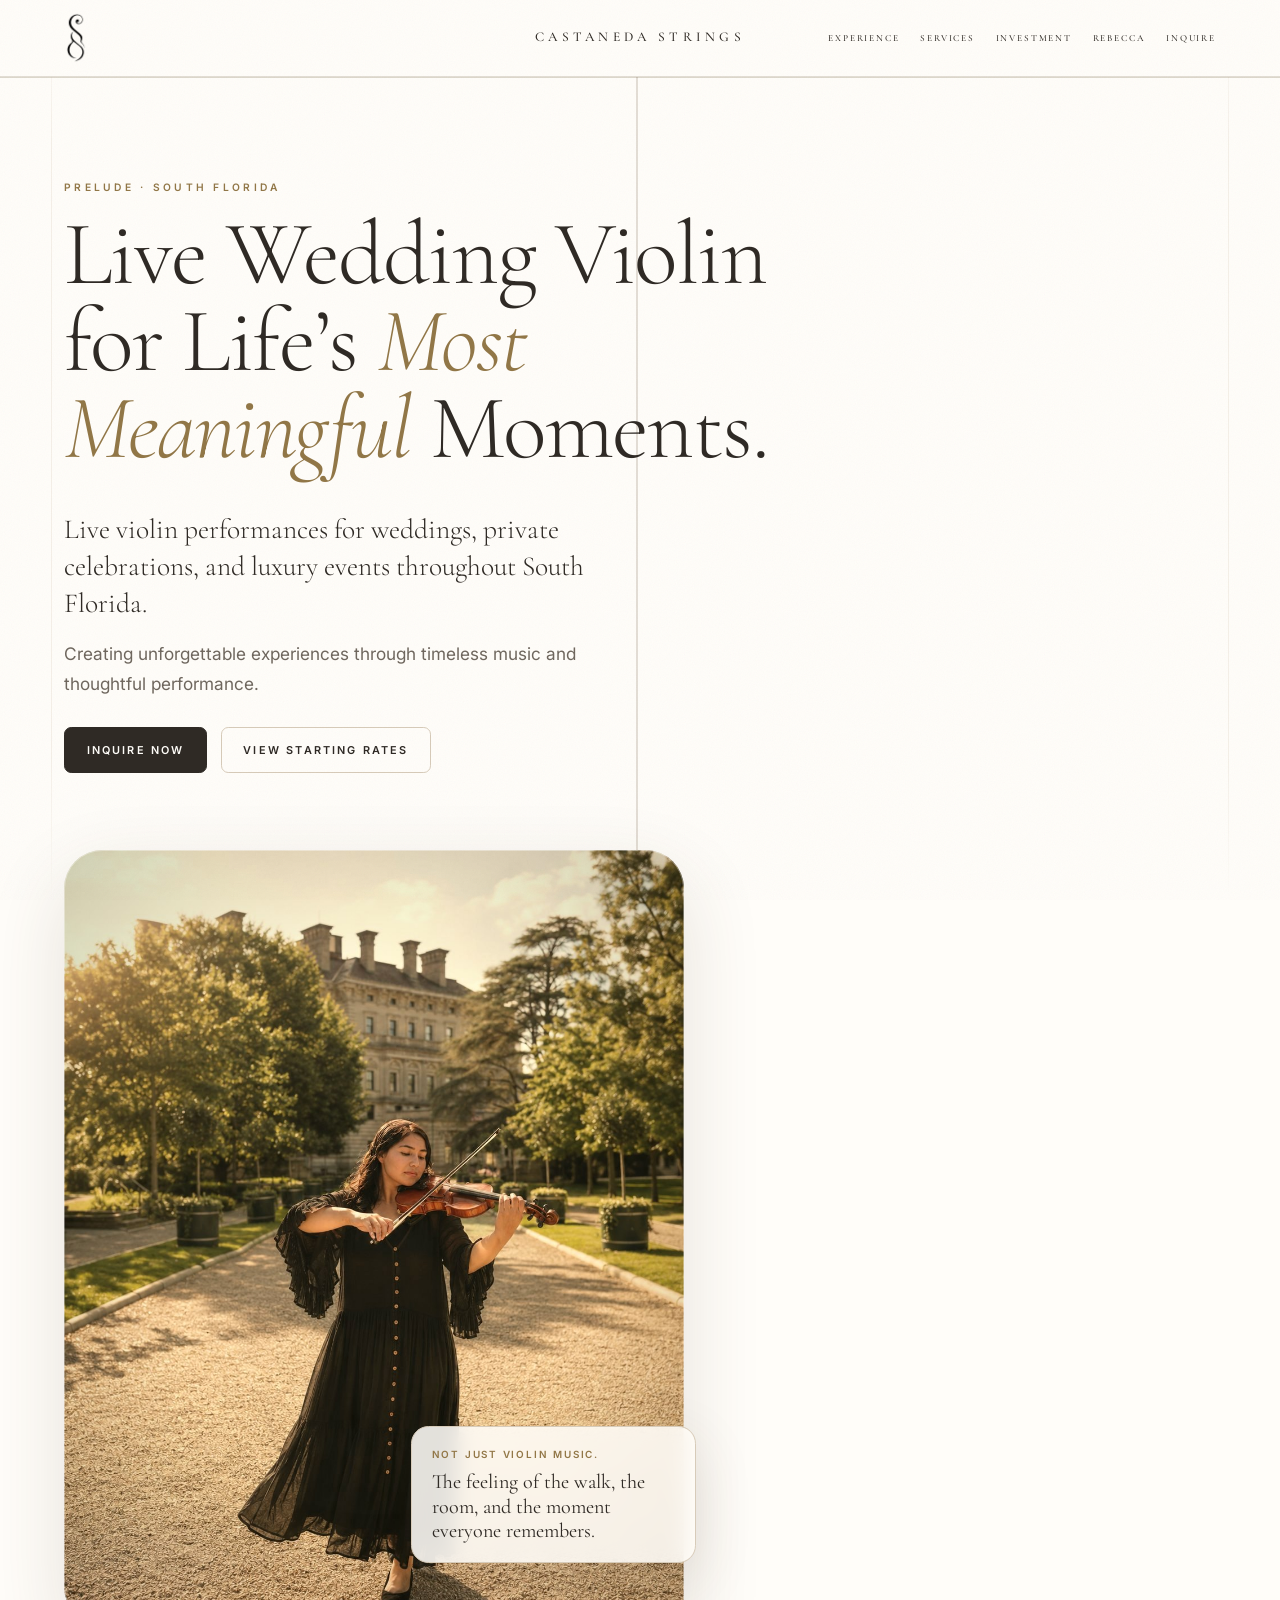
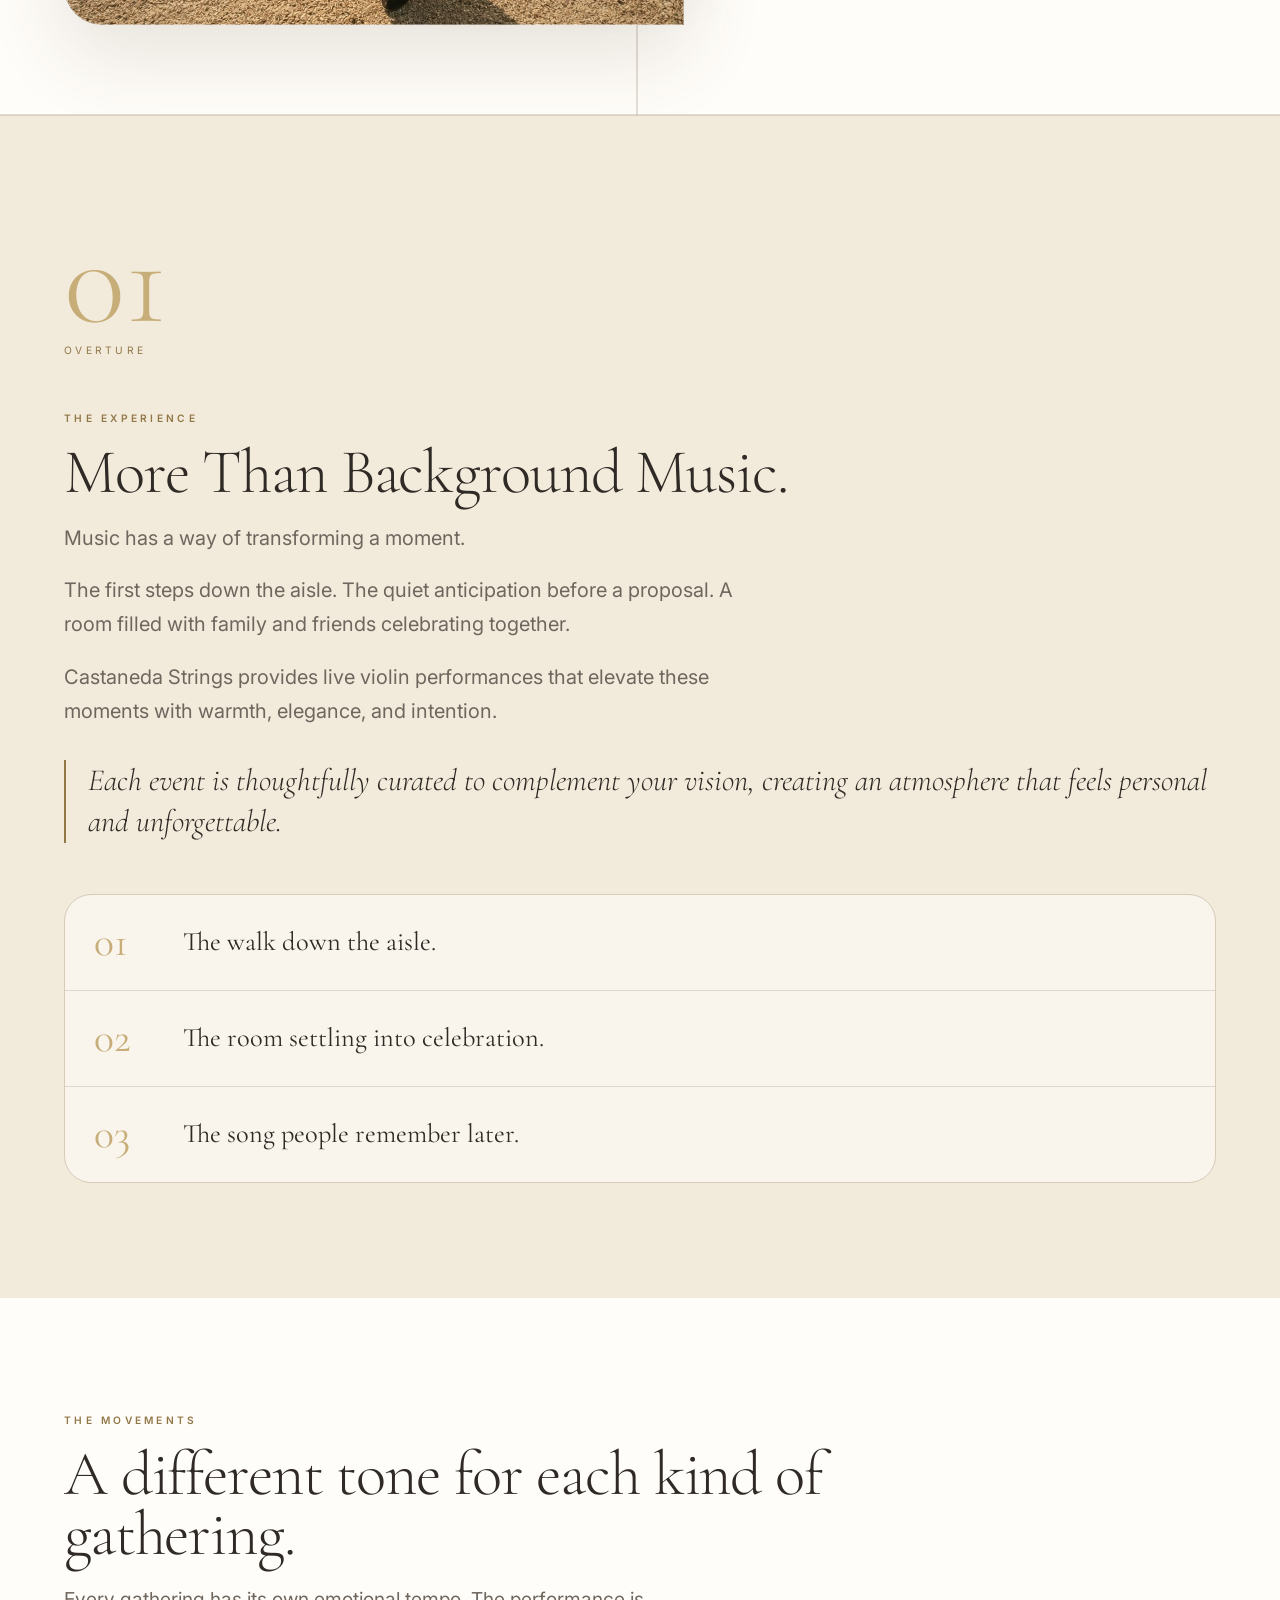
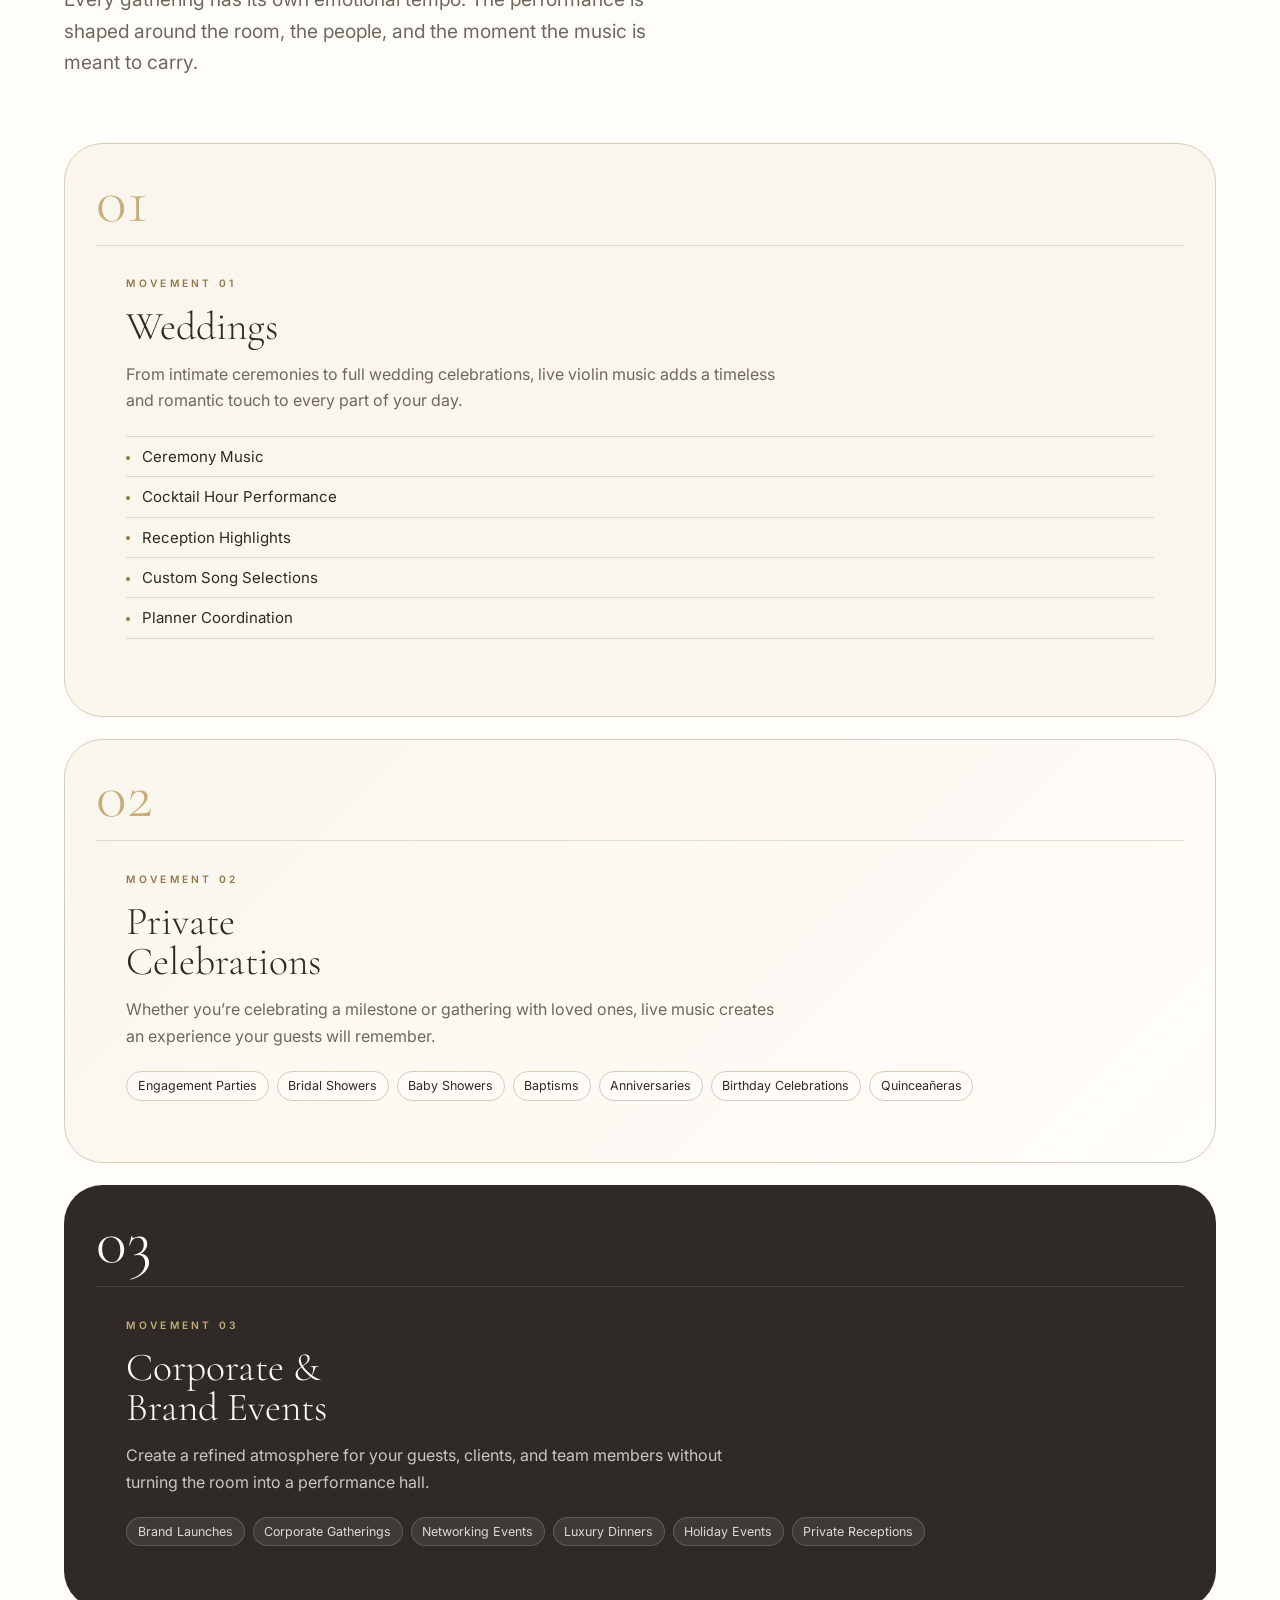
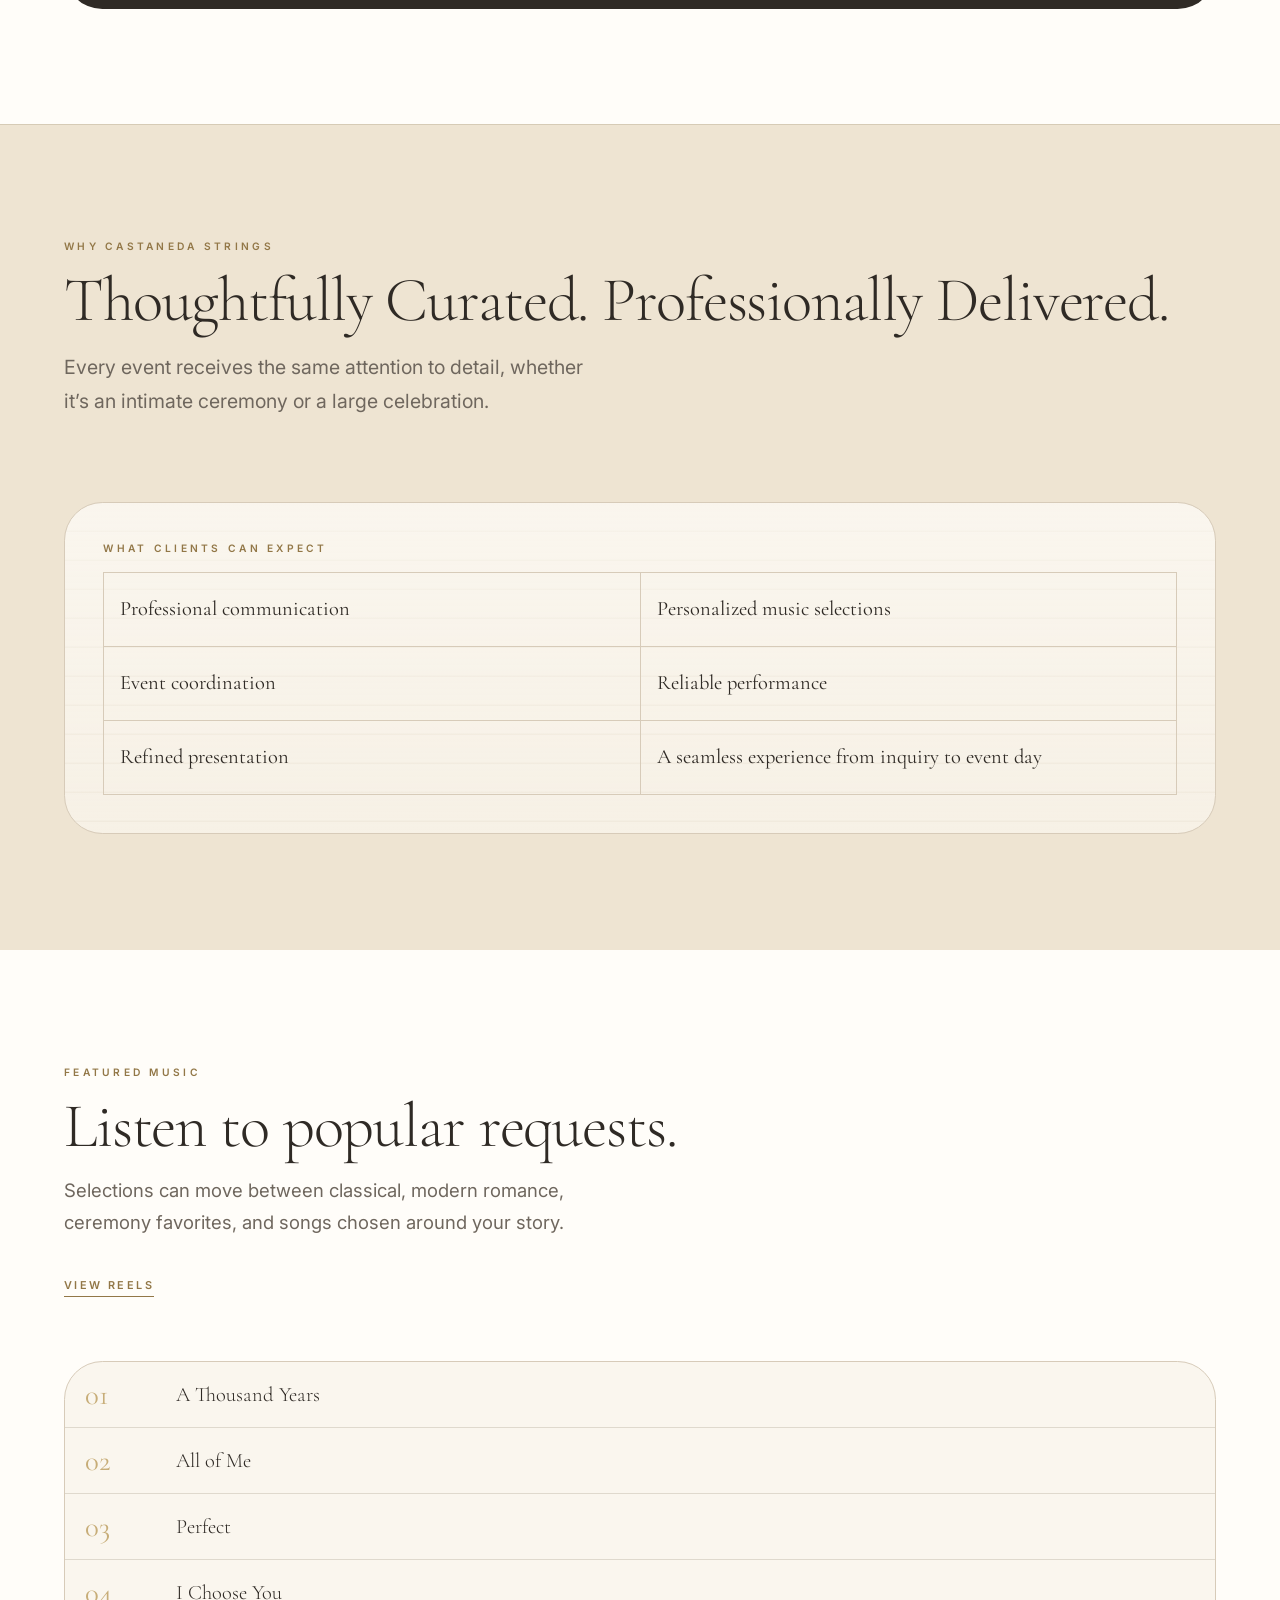
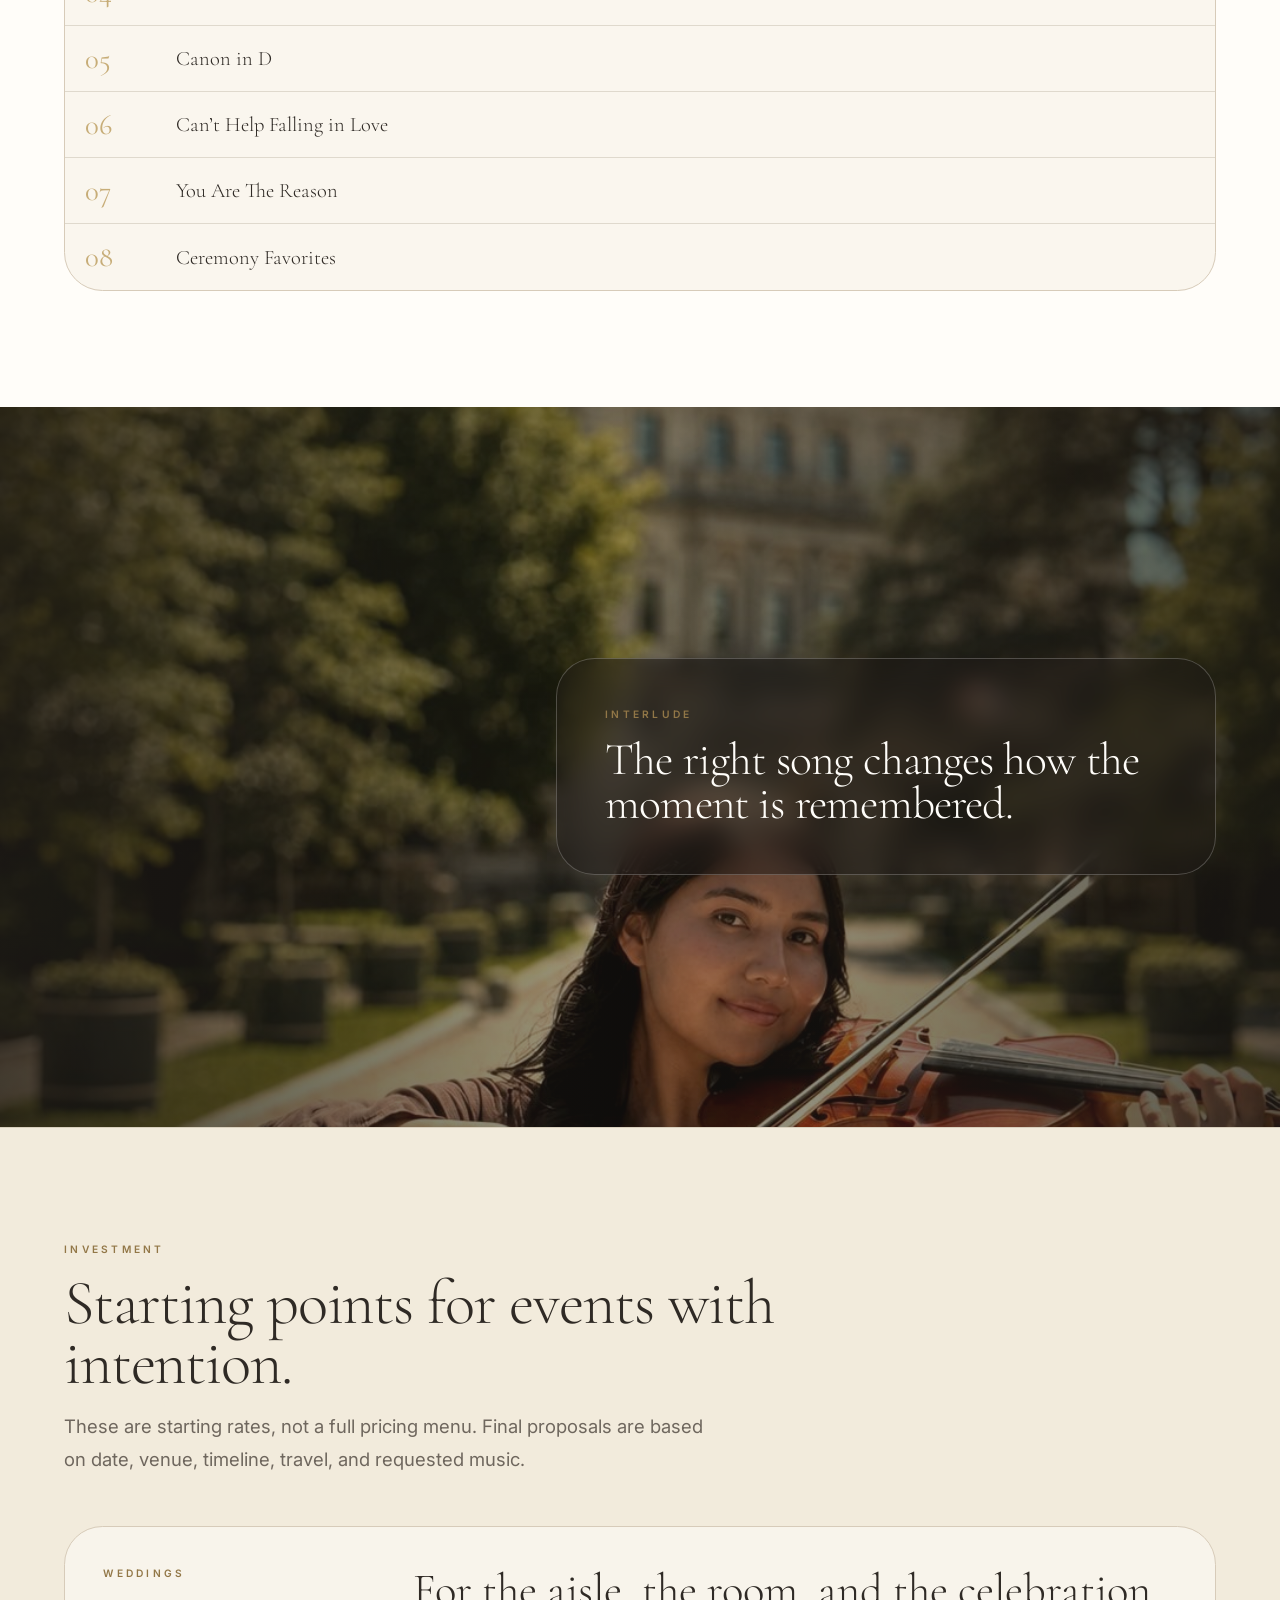
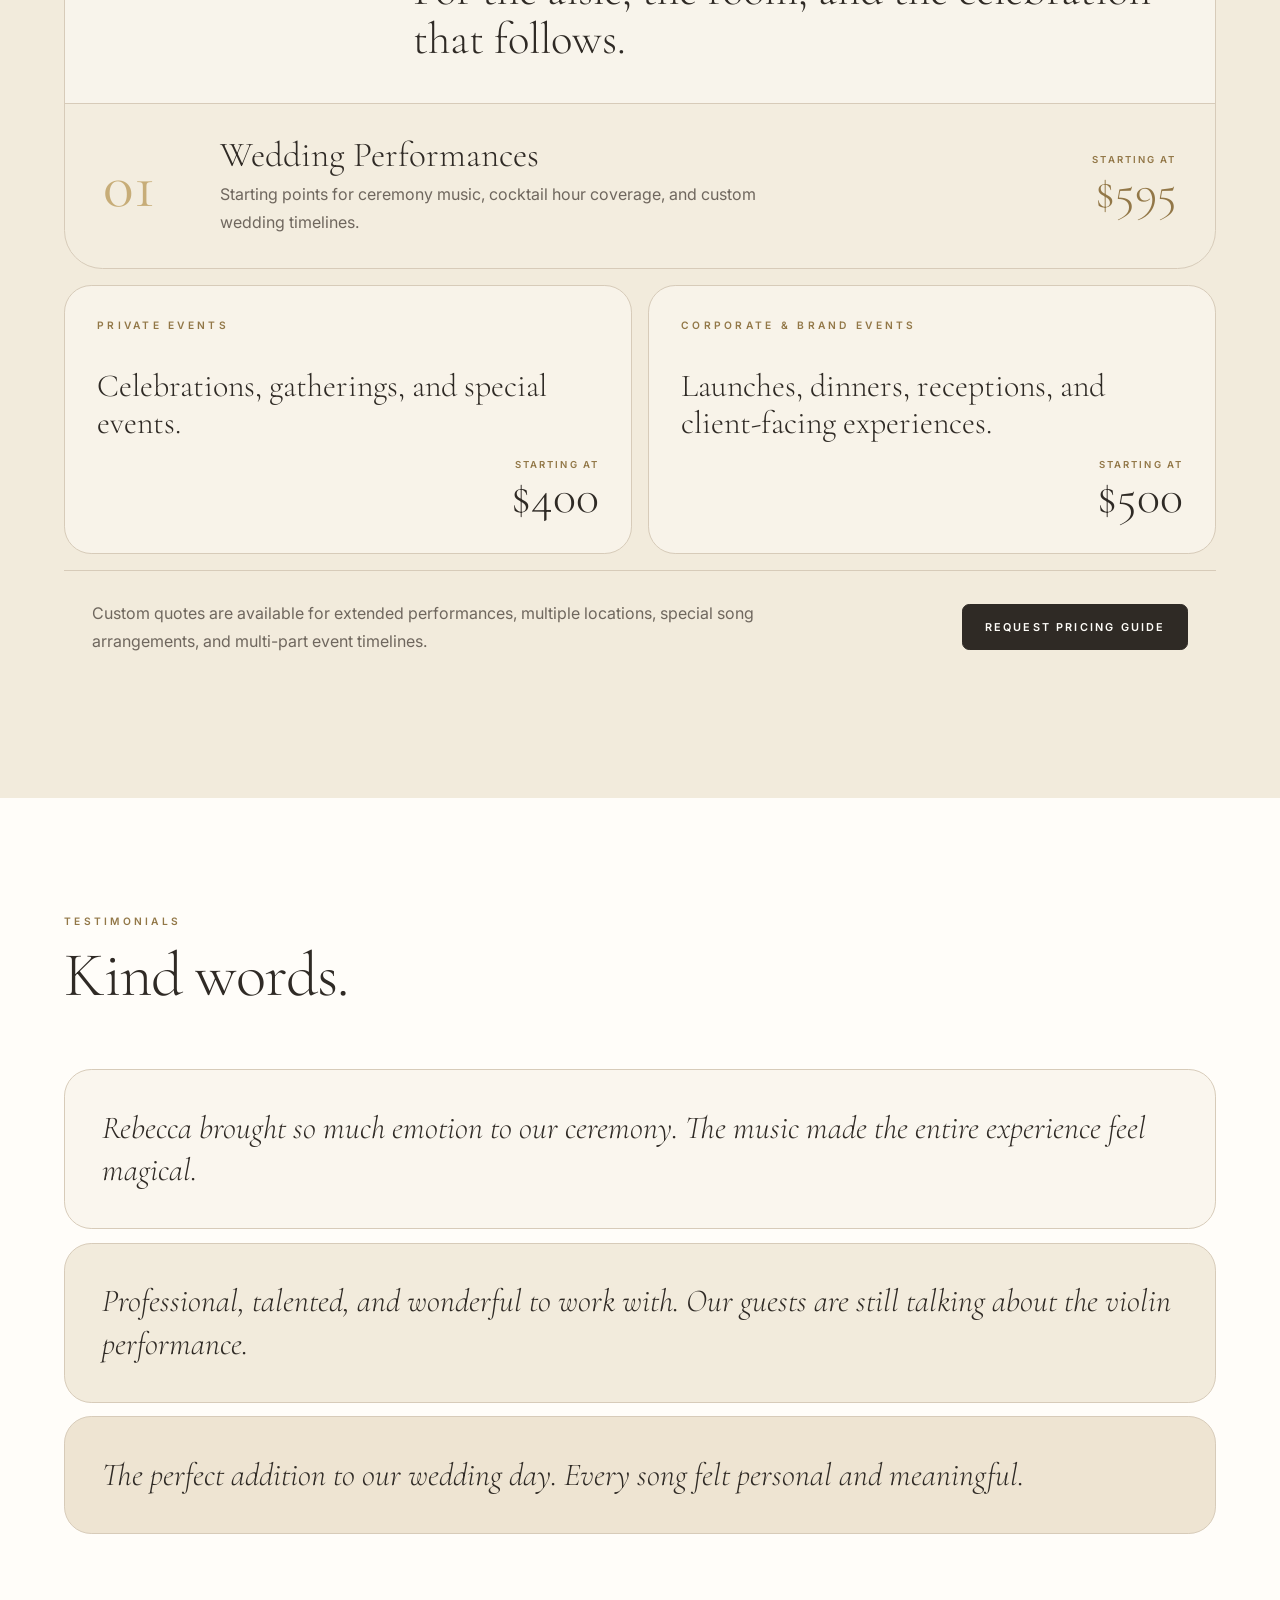
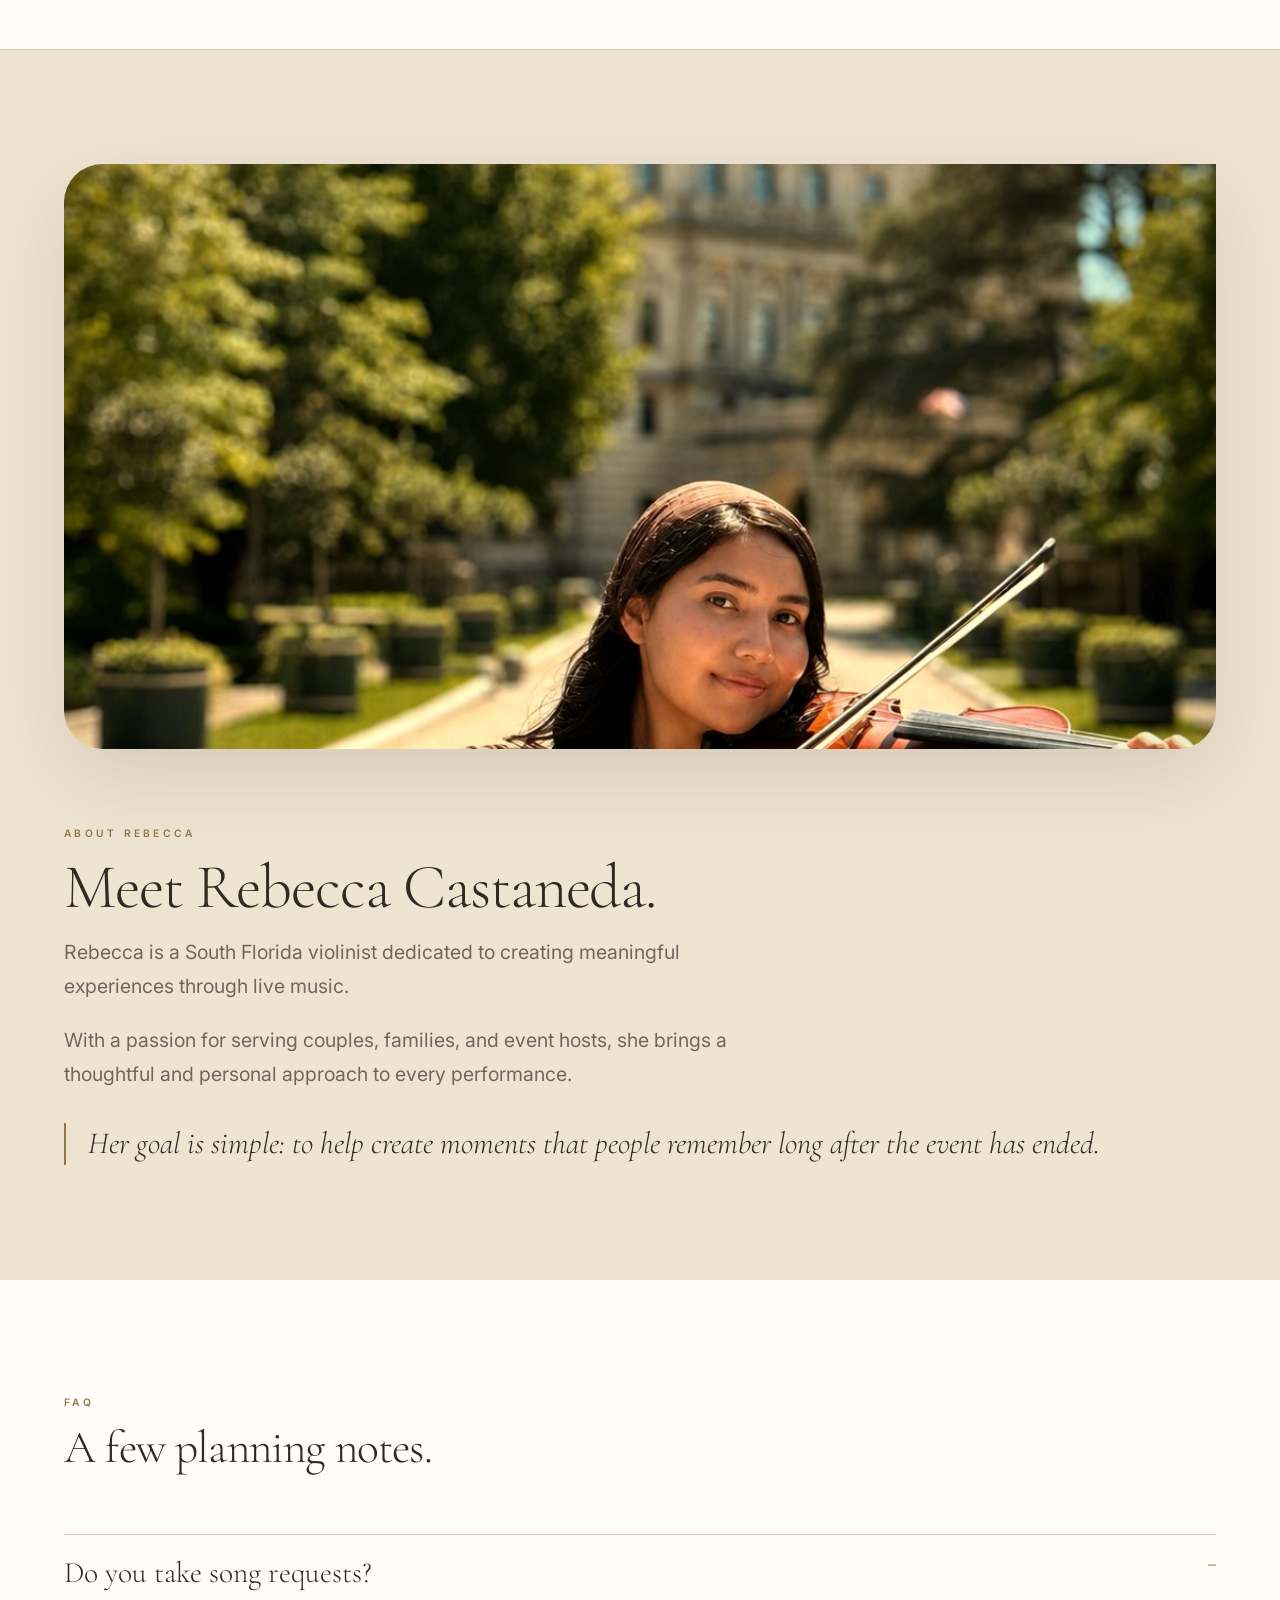
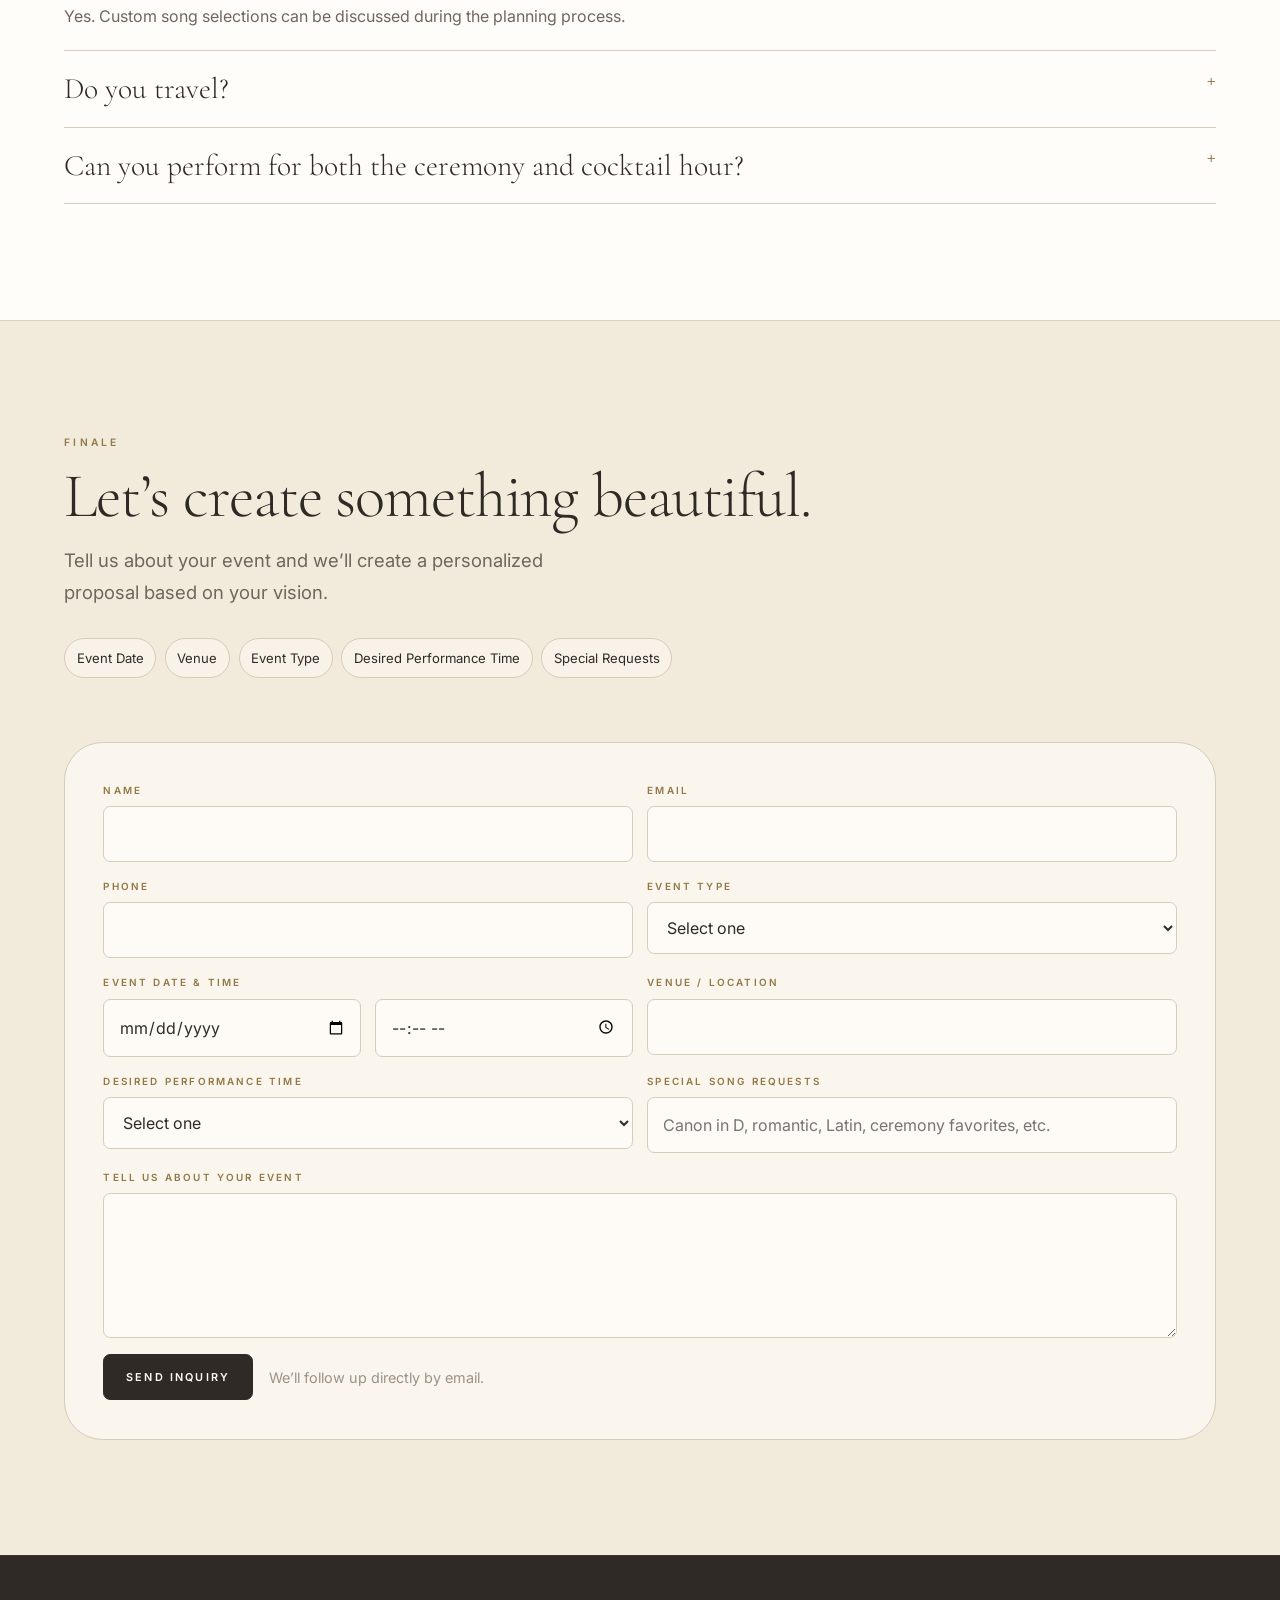
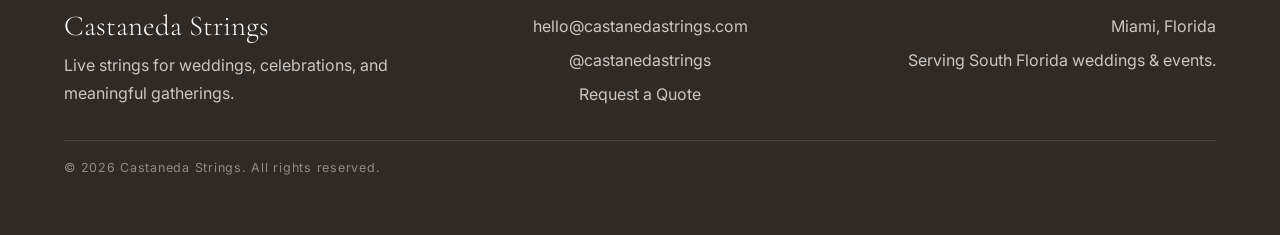
<file: index.html>
<!DOCTYPE html>
<html lang="en">
<head>
  <meta charset="UTF-8" />
  <meta name="viewport" content="width=device-width, initial-scale=1.0" />
  <title>Castaneda Strings | Wedding & Event Violinist, South FL</title>
  <meta name="description" content="Live wedding and event violin music in Miami and South Florida. Ceremony, cocktail hour, and celebration performances by Rebecca Castaneda. Starting at $400." />
  <link rel="canonical" href="https://castanedastrings.com/" />
  <meta name="theme-color" content="#2f2a25" />
  <link rel="icon" type="image/png" href="assets/logo-badge-trimmed.png" />
  <link rel="apple-touch-icon" href="assets/logo-badge-trimmed.png" />

  <meta property="og:type" content="website" />
  <meta property="og:site_name" content="Castaneda Strings" />
  <meta property="og:title" content="Castaneda Strings | Wedding & Event Violinist, South FL" />
  <meta property="og:description" content="Live wedding and event violin music in Miami and South Florida. Ceremony, cocktail hour, and celebration performances by Rebecca Castaneda. Starting at $400." />
  <meta property="og:image" content="https://castanedastrings.com/assets/hero-black-dress.jpg" />
  <meta property="og:url" content="https://castanedastrings.com/" />
  <meta name="twitter:card" content="summary_large_image" />
  <meta name="twitter:title" content="Castaneda Strings | Wedding & Event Violinist, South FL" />
  <meta name="twitter:description" content="Live wedding and event violin music in Miami and South Florida. Ceremony, cocktail hour, and celebration performances by Rebecca Castaneda. Starting at $400." />
  <meta name="twitter:image" content="https://castanedastrings.com/assets/hero-black-dress.jpg" />

  <link rel="preconnect" href="https://fonts.googleapis.com">
  <link rel="preconnect" href="https://fonts.gstatic.com" crossorigin>
  <link href="https://fonts.googleapis.com/css2?family=Cormorant+Garamond:ital,wght@0,300;0,400;0,500;0,600;1,300;1,400;1,500&family=Inter:wght@300;400;500;600&display=swap" rel="stylesheet">

  <link rel="stylesheet" href="styles.css" />

  <script defer src="https://cdn.vercel-insights.com/v1/script.js"></script>

  <script type="application/ld+json">
  {
    "@context": "https://schema.org",
    "@type": "LocalBusiness",
    "name": "Castaneda Strings",
    "description": "Live wedding and event violin music in Miami and South Florida. Ceremony, cocktail hour, and celebration performances by Rebecca Castaneda. Starting at $400.",
    "url": "https://castanedastrings.com/",
    "email": "hello@castanedastrings.com",
    "image": "https://castanedastrings.com/assets/hero-black-dress.jpg",
    "priceRange": "$400-$2000",
    "founder": { "@type": "Person", "name": "Rebecca Castaneda" },
    "areaServed": { "@type": "City", "name": "Miami-Dade County" },
    "address": { "@type": "PostalAddress", "addressLocality": "Miami", "addressRegion": "FL", "addressCountry": "US" },
    "sameAs": ["https://instagram.com/castanedastrings"]
  }
  </script>
  <script type="application/ld+json">
  {
    "@context": "https://schema.org",
    "@type": "FAQPage",
    "mainEntity": [
      {
        "@type": "Question",
        "name": "Do you take song requests?",
        "acceptedAnswer": { "@type": "Answer", "text": "Yes. Custom song selections can be discussed during the planning process." }
      },
      {
        "@type": "Question",
        "name": "Do you travel?",
        "acceptedAnswer": { "@type": "Answer", "text": "Yes. Castaneda Strings serves Miami-Dade and nearby South Florida areas. Events outside Miami-Dade County may be subject to a travel fee." }
      },
      {
        "@type": "Question",
        "name": "Can you perform for both the ceremony and cocktail hour?",
        "acceptedAnswer": { "@type": "Answer", "text": "Absolutely. Wedding collections can be tailored to fit your event timeline." }
      }
    ]
  }
  </script>
</head>
<body>
  <div class="grain" aria-hidden="true"></div>
  <div class="music-line music-line-a" aria-hidden="true"></div>
  <div class="music-line music-line-b" aria-hidden="true"></div>


  <header class="site-header">
    <div class="site-header-inner">
      <a class="site-brand" href="#top" aria-label="Castaneda Strings home">
        <img class="site-header-logo" src="assets/mark-trimmed.png" alt="" aria-hidden="true" />
      </a>

      <a class="site-title" href="#top" aria-label="Castaneda Strings home">Castaneda Strings</a>

      <nav class="site-header-bar" aria-label="Primary navigation">
        <a href="#experience">Experience</a>
        <a href="#services">Services</a>
        <a href="#investment">Investment</a>
        <a href="#rebecca">Rebecca</a>
        <a href="#inquire">Inquire</a>
      </nav>

      <button class="nav-toggle" type="button" aria-label="Open menu" aria-expanded="false">
        <span></span><span></span><span></span>
      </button>
    </div>
  </header>

  <div class="mobile-menu" aria-label="Mobile navigation">
    <a href="#experience">Experience</a>
    <a href="#services">Services</a>
    <a href="#investment">Investment</a>
    <a href="#rebecca">Rebecca</a>
    <a href="#inquire">Inquire</a>
  </div>

  <main id="top">
    <section class="hero score-page" aria-labelledby="hero-title">
      <div class="hero-copy reveal">
        <p class="label">Prelude · South Florida</p>
        <h1 class="display display-xl" id="hero-title">Live Wedding Violin for Life’s <em>Most Meaningful</em> Moments.</h1>
        <p class="hero-kicker">Live violin performances for weddings, private celebrations, and luxury events throughout South Florida.</p>
        <p class="hero-body">Creating unforgettable experiences through timeless music and thoughtful performance.</p>
        <div class="hero-ctas">
          <a href="#inquire" class="btn btn-primary">Inquire Now</a>
          <a href="#investment" class="btn btn-ghost">View Starting Rates</a>
        </div>
      </div>

      <div class="hero-visual reveal" aria-label="Rebecca Castaneda performance imagery">
        <div class="hero-frame">
          <img src="assets/hero-black-dress.jpg" alt="Rebecca Castaneda performing violin outdoors" fetchpriority="high" />
        </div>
        <aside class="hero-note" aria-label="Brand note">
          <span>Not just violin music.</span>
          <strong>The feeling of the walk, the room, and the moment everyone remembers.</strong>
        </aside>
      </div>
    </section>

    <section class="experience-section section-tone-parchment" id="experience" aria-labelledby="experience-title">
      <div class="wrap experience-grid">
        <div class="chapter-mark reveal" aria-hidden="true">
          <span>01</span>
          <p>Overture</p>
        </div>

        <div class="experience-copy reveal">
          <p class="label">The Experience</p>
          <h2 class="display display-lg" id="experience-title">More Than Background Music.</h2>
          <p>Music has a way of transforming a moment.</p>
          <p>The first steps down the aisle. The quiet anticipation before a proposal. A room filled with family and friends celebrating together.</p>
          <p>Castaneda Strings provides live violin performances that elevate these moments with warmth, elegance, and intention.</p>
          <blockquote>Each event is thoughtfully curated to complement your vision, creating an atmosphere that feels personal and unforgettable.</blockquote>
        </div>

        <div class="experience-cues reveal" aria-label="Experience cues">
          <div><span>01</span><p>The walk down the aisle.</p></div>
          <div><span>02</span><p>The room settling into celebration.</p></div>
          <div><span>03</span><p>The song people remember later.</p></div>
        </div>
      </div>
    </section>

    <section class="services-section section-tone-white" id="services" aria-labelledby="services-title">
      <div class="wrap">
        <div class="section-intro reveal">
          <p class="label">The Movements</p>
          <h2 class="display display-lg" id="services-title">A different tone for each kind of gathering.</h2>
          <p>Every gathering has its own emotional tempo. The performance is shaped around the room, the people, and the moment the music is meant to carry.</p>
        </div>

        <div class="service-score">
          <article class="service-card reveal">
            <div class="service-number">01</div>
            <div class="service-copy">
              <p class="label">Movement 01</p>
              <h3>Weddings</h3>
              <p>From intimate ceremonies to full wedding celebrations, live violin music adds a timeless and romantic touch to every part of your day.</p>
              <ul class="service-list">
                <li>Ceremony Music</li>
                <li>Cocktail Hour Performance</li>
                <li>Reception Highlights</li>
                <li>Custom Song Selections</li>
                <li>Planner Coordination</li>
              </ul>
            </div>
          </article>

          <article class="service-card reveal">
            <div class="service-number">02</div>
            <div class="service-copy">
              <p class="label">Movement 02</p>
              <h3>Private Celebrations</h3>
              <p>Whether you’re celebrating a milestone or gathering with loved ones, live music creates an experience your guests will remember.</p>
              <div class="occasion-grid" aria-label="Private celebration event types">
                <span>Engagement Parties</span>
                <span>Bridal Showers</span>
                <span>Baby Showers</span>
                <span>Baptisms</span>
                <span>Anniversaries</span>
                <span>Birthday Celebrations</span>
                <span>Quinceañeras</span>
              </div>
            </div>
          </article>

          <article class="service-card service-card-dark reveal">
            <div class="service-number">03</div>
            <div class="service-copy">
              <p class="label">Movement 03</p>
              <h3>Corporate & Brand Events</h3>
              <p>Create a refined atmosphere for your guests, clients, and team members without turning the room into a performance hall.</p>
              <div class="occasion-grid" aria-label="Corporate and brand event types">
                <span>Brand Launches</span>
                <span>Corporate Gatherings</span>
                <span>Networking Events</span>
                <span>Luxury Dinners</span>
                <span>Holiday Events</span>
                <span>Private Receptions</span>
              </div>
            </div>
          </article>
        </div>
      </div>
    </section>

    <section class="why-section section-tone-score" aria-labelledby="why-title">
      <div class="wrap why-grid">
        <div class="why-copy reveal">
          <p class="label">Why Castaneda Strings</p>
          <h2 class="display display-lg" id="why-title">Thoughtfully Curated. Professionally Delivered.</h2>
          <p>Every event receives the same attention to detail, whether it’s an intimate ceremony or a large celebration.</p>
        </div>

        <div class="conductor-card reveal">
          <p class="label">What Clients Can Expect</p>
          <div class="expectation-list">
            <span>Professional communication</span>
            <span>Personalized music selections</span>
            <span>Event coordination</span>
            <span>Reliable performance</span>
            <span>Refined presentation</span>
            <span>A seamless experience from inquiry to event day</span>
          </div>
        </div>
      </div>
    </section>

    <section class="repertoire-section section-tone-white" aria-labelledby="music-title">
      <div class="wrap repertoire-grid">
        <div class="repertoire-copy reveal">
          <p class="label">Featured Music</p>
          <h2 class="display display-lg" id="music-title">Listen to popular requests.</h2>
          <p>Selections can move between classical, modern romance, ceremony favorites, and songs chosen around your story.</p>
          <a class="text-link" href="https://instagram.com/castanedastrings" target="_blank" rel="noopener">View Reels</a>
        </div>

        <div class="song-sheet reveal" aria-label="Popular song requests">
          <div class="song-row"><span>01</span><strong>A Thousand Years</strong></div>
          <div class="song-row"><span>02</span><strong>All of Me</strong></div>
          <div class="song-row"><span>03</span><strong>Perfect</strong></div>
          <div class="song-row"><span>04</span><strong>I Choose You</strong></div>
          <div class="song-row"><span>05</span><strong>Canon in D</strong></div>
          <div class="song-row"><span>06</span><strong>Can’t Help Falling in Love</strong></div>
          <div class="song-row"><span>07</span><strong>You Are The Reason</strong></div>
          <div class="song-row"><span>08</span><strong>Ceremony Favorites</strong></div>
        </div>
      </div>
    </section>

    <section class="interlude" aria-label="Castaneda Strings visual interlude">
      <img src="assets/about-brown-dress.jpg" alt="Rebecca Castaneda holding her violin" />
      <div class="interlude-panel reveal">
        <p class="label">Interlude</p>
        <p class="display display-md">The right song changes how the moment is remembered.</p>
      </div>
    </section>

    <section class="investment-section section-tone-parchment" id="investment" aria-labelledby="investment-title">
      <div class="wrap">
        <div class="investment-header reveal">
          <p class="label">Investment</p>
          <h2 class="display display-lg" id="investment-title">Starting points for events with intention.</h2>
          <p>These are starting rates, not a full pricing menu. Final proposals are based on date, venue, timeline, travel, and requested music.</p>
        </div>

        <div class="pricing-composition reveal" aria-label="Starting event rates">
          <div class="pricing-lead">
            <p class="label">Weddings</p>
            <h3>For the aisle, the room, and the celebration that follows.</h3>
          </div>

          <article class="price-row featured price-row-single">
            <span class="price-count">01</span>
            <div>
              <h4>Wedding Performances</h4>
              <p>Starting points for ceremony music, cocktail hour coverage, and custom wedding timelines.</p>
            </div>
            <strong><span>Starting at</span>$595</strong>
          </article>
        </div>

        <div class="event-rate-grid reveal" aria-label="Additional starting rates">
          <article>
            <p class="label">Private Events</p>
            <h3>Celebrations, gatherings, and special events.</h3>
            <strong><span>Starting at</span>$400</strong>
          </article>
          <article>
            <p class="label">Corporate & Brand Events</p>
            <h3>Launches, dinners, receptions, and client-facing experiences.</h3>
            <strong><span>Starting at</span>$500</strong>
          </article>
        </div>

        <div class="investment-note reveal">
          <p>Custom quotes are available for extended performances, multiple locations, special song arrangements, and multi-part event timelines.</p>
          <a href="#inquire" class="btn btn-primary">Request Pricing Guide</a>
        </div>
      </div>
    </section>

    <section class="testimonials-section section-tone-white" aria-labelledby="testimonials-title">
      <div class="wrap testimonials-grid">
        <div class="testimonials-copy reveal">
          <p class="label">Testimonials</p>
          <h2 class="display display-lg" id="testimonials-title">Kind words.</h2>
        </div>

        <div class="testimonial-stack reveal">
          <blockquote>
            <p>Rebecca brought so much emotion to our ceremony. The music made the entire experience feel magical.</p>
          </blockquote>
          <blockquote>
            <p>Professional, talented, and wonderful to work with. Our guests are still talking about the violin performance.</p>
          </blockquote>
          <blockquote>
            <p>The perfect addition to our wedding day. Every song felt personal and meaningful.</p>
          </blockquote>
        </div>
      </div>
    </section>

    <section class="about-section section-tone-score" id="rebecca" aria-labelledby="about-title">
      <div class="wrap about-grid">
        <div class="about-photo reveal">
          <img src="assets/about-brown-dress.jpg" alt="Rebecca Castaneda with violin" />
        </div>
        <div class="about-copy reveal">
          <p class="label">About Rebecca</p>
          <h2 class="display display-lg" id="about-title">Meet Rebecca Castaneda.</h2>
          <p>Rebecca is a South Florida violinist dedicated to creating meaningful experiences through live music.</p>
          <p>With a passion for serving couples, families, and event hosts, she brings a thoughtful and personal approach to every performance.</p>
          <blockquote>Her goal is simple: to help create moments that people remember long after the event has ended.</blockquote>
        </div>
      </div>
    </section>

    <section class="faq-section section-tone-white" aria-labelledby="faq-title">
      <div class="wrap faq-grid">
        <div class="faq-copy reveal">
          <p class="label">FAQ</p>
          <h2 class="display display-md" id="faq-title">A few planning notes.</h2>
        </div>
        <div class="faq-list reveal">
          <details open>
            <summary>Do you take song requests?</summary>
            <p>Yes. Custom song selections can be discussed during the planning process.</p>
          </details>
          <details>
            <summary>Do you travel?</summary>
            <p>Yes. Castaneda Strings serves Miami-Dade and nearby South Florida areas. Events outside Miami-Dade County may be subject to a travel fee.</p>
          </details>
          <details>
            <summary>Can you perform for both the ceremony and cocktail hour?</summary>
            <p>Absolutely. Wedding collections can be tailored to fit your event timeline.</p>
          </details>
        </div>
      </div>
    </section>

    <section class="inquiry-section section-tone-parchment" id="inquire" aria-labelledby="inquire-title">
      <div class="wrap inquiry-grid">
        <div class="inquiry-copy reveal">
          <p class="label">Finale</p>
          <h2 class="display display-lg" id="inquire-title">Let’s create something beautiful.</h2>
          <p>Tell us about your event and we’ll create a personalized proposal based on your vision.</p>
          <div class="inquiry-prompts" aria-label="Information to include">
            <span>Event Date</span>
            <span>Venue</span>
            <span>Event Type</span>
            <span>Desired Performance Time</span>
            <span>Special Requests</span>
          </div>
        </div>

        <form class="inquiry-form reveal" novalidate>
          <div class="field hp-field" aria-hidden="true">
            <label for="companyWebsite">Company website</label>
            <input type="text" id="companyWebsite" name="companyWebsite" tabindex="-1" autocomplete="off" />
          </div>
          <div class="form-row">
            <div class="field">
              <label for="name">Name</label>
              <input type="text" id="name" name="name" autocomplete="name" required />
            </div>
            <div class="field">
              <label for="email">Email</label>
              <input type="email" id="email" name="email" autocomplete="email" required />
            </div>
          </div>
          <div class="form-row">
            <div class="field">
              <label for="phone">Phone</label>
              <input type="tel" id="phone" name="phone" autocomplete="tel" />
            </div>
            <div class="field">
              <label for="eventType">Event type</label>
              <select id="eventType" name="eventType">
                <option value="">Select one</option>
                <option>Wedding Ceremony</option>
                <option>Wedding Ceremony + Cocktail Hour</option>
                <option>Engagement Party</option>
                <option>Bridal Shower</option>
                <option>Baby Shower</option>
                <option>Baptism</option>
                <option>Anniversary</option>
                <option>Birthday Celebration</option>
                <option>Quinceañera</option>
                <option>Corporate / Brand Event</option>
                <option>Private Dinner</option>
                <option>Other</option>
              </select>
            </div>
          </div>
          <div class="form-row">
            <div class="field">
              <label for="eventDate">Event date &amp; time</label>
              <div class="datetime-row">
                <input type="date" id="eventDate" name="eventDate" aria-label="Event date" />
                <input type="time" id="eventTime" name="eventTime" aria-label="Event time" />
              </div>
            </div>
            <div class="field">
              <label for="venue">Venue / location</label>
              <input type="text" id="venue" name="venue" />
            </div>
          </div>
          <div class="form-row">
            <div class="field">
              <label for="duration">Desired performance time</label>
              <select id="duration" name="duration">
                <option value="">Select one</option>
                <option>Ceremony only</option>
                <option>1 Hour</option>
                <option>2 Hours</option>
                <option>3+ Hours</option>
                <option>Not sure yet</option>
              </select>
            </div>
            <div class="field">
              <label for="musicStyle">Special song requests</label>
              <input type="text" id="musicStyle" name="musicStyle" placeholder="Canon in D, romantic, Latin, ceremony favorites, etc." />
            </div>
          </div>
          <div class="field">
            <label for="message">Tell us about your event</label>
            <textarea id="message" name="message"></textarea>
          </div>
          <div class="form-foot">
            <button type="submit" class="btn btn-primary">Send Inquiry</button>
            <span>We’ll follow up directly by email.</span>
          </div>
        </form>
      </div>
    </section>
  </main>

  <footer class="site-footer">
    <div class="footer-inner">
      <div>
        <strong>Castaneda Strings</strong>
        <p>Live strings for weddings, celebrations, and meaningful gatherings.</p>
      </div>
      <div>
        <a href="mailto:hello@castanedastrings.com">hello@castanedastrings.com</a>
        <a href="https://instagram.com/castanedastrings" target="_blank" rel="noopener">@castanedastrings</a>
        <a href="inquiry/">Request a Quote</a>
      </div>
      <div>
        <span>Miami, Florida</span>
        <span>Serving South Florida weddings & events.</span>
      </div>
    </div>
    <div class="footer-bottom">© <span data-year></span> Castaneda Strings. All rights reserved.</div>
  </footer>

  <div class="toast" role="status" aria-live="polite"></div>

  <script src="script.js"></script>
</body>
</html>
</file>
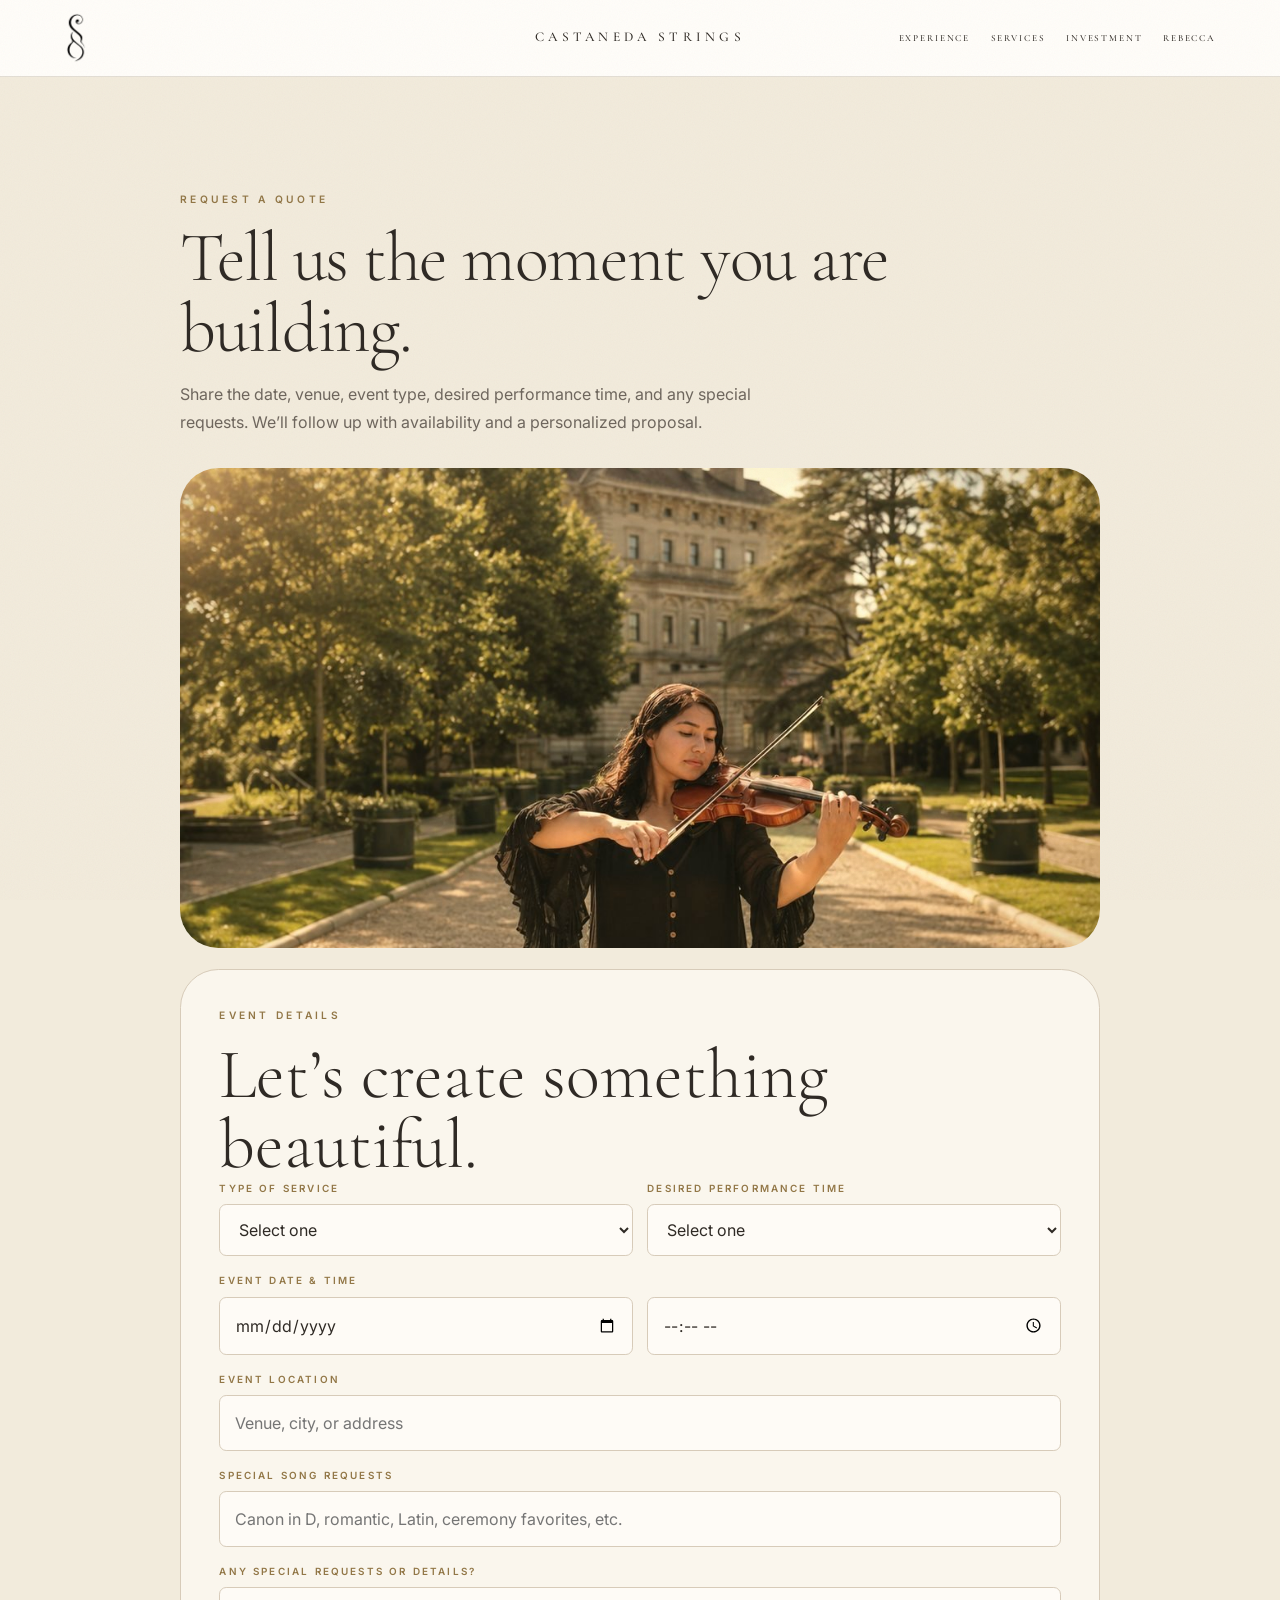
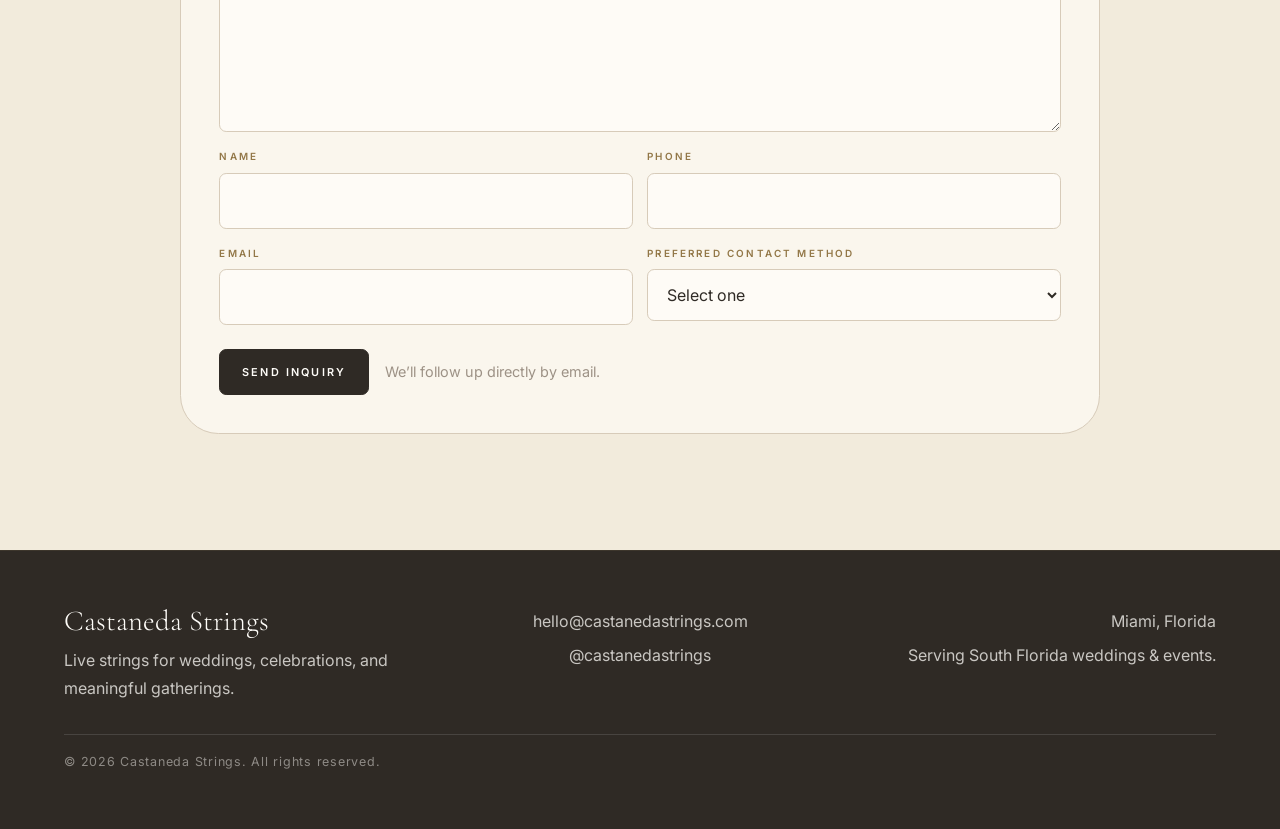
<file: inquiry/index.html>
<!DOCTYPE html>
<html lang="en">
<head>
  <meta charset="UTF-8" />
  <meta name="viewport" content="width=device-width, initial-scale=1.0" />
  <title>Request a Quote | Castaneda Strings</title>
  <meta name="description" content="Request a personalized quote for live violin music at your wedding, private celebration, or corporate gathering." />
  <link rel="canonical" href="https://castanedastrings.com/inquiry/" />
  <meta name="theme-color" content="#2f2a25" />
  <link rel="icon" type="image/png" href="../assets/mark-trimmed.png" />
  <link rel="apple-touch-icon" href="../assets/logo-badge-trimmed.png" />

  <meta property="og:type" content="website" />
  <meta property="og:site_name" content="Castaneda Strings" />
  <meta property="og:title" content="Request a Quote | Castaneda Strings" />
  <meta property="og:description" content="Request a personalized quote for live violin music at your wedding, private celebration, or corporate gathering." />
  <meta property="og:image" content="https://castanedastrings.com/assets/hero-black-dress.jpg" />
  <meta property="og:url" content="https://castanedastrings.com/inquiry/" />
  <meta name="twitter:card" content="summary_large_image" />

  <link rel="preconnect" href="https://fonts.googleapis.com">
  <link rel="preconnect" href="https://fonts.gstatic.com" crossorigin>
  <link href="https://fonts.googleapis.com/css2?family=Cormorant+Garamond:ital,wght@0,300;0,400;0,500;0,600;1,300;1,400;1,500&family=Inter:wght@300;400;500;600&display=swap" rel="stylesheet">

  <link rel="stylesheet" href="../styles.css" />

  <script defer src="https://cdn.vercel-insights.com/v1/script.js"></script>
</head>
<body>
  <div class="grain" aria-hidden="true"></div>

  <header class="site-header">
    <div class="site-header-inner">
      <a class="site-brand" href="../index.html" aria-label="Castaneda Strings home">
        <img class="site-header-logo" src="../assets/mark-trimmed.png" alt="" aria-hidden="true" />
      </a>
      <a class="site-title" href="../index.html" aria-label="Castaneda Strings home">Castaneda Strings</a>
      <nav class="site-header-bar" aria-label="Primary navigation">
        <a href="../index.html#experience">Experience</a>
        <a href="../index.html#services">Services</a>
        <a href="../index.html#investment">Investment</a>
        <a href="../index.html#rebecca">Rebecca</a>
      </nav>
    </div>
  </header>

  <main class="quote-main">
    <div class="wrap">
      <section class="quote-intro reveal" aria-labelledby="quote-title">
        <p class="label">Request a Quote</p>
        <h1 class="display display-lg" id="quote-title">Tell us the moment you are building.</h1>
        <p class="quote-sub">Share the date, venue, event type, desired performance time, and any special requests. We’ll follow up with availability and a personalized proposal.</p>
        <div class="quote-photo">
          <img src="../assets/hero-black-dress.jpg" alt="Rebecca Castaneda performing violin outdoors" fetchpriority="high" />
        </div>
      </section>

      <section class="quote-form-panel reveal" aria-label="Quote request form">
        <p class="label">Event Details</p>
        <h2>Let’s create something beautiful.</h2>

        <form class="quote-form" novalidate>
          <div class="field hp-field" aria-hidden="true">
            <label for="companyWebsite">Company website</label>
            <input type="text" id="companyWebsite" name="companyWebsite" tabindex="-1" autocomplete="off" />
          </div>
          <div class="form-row">
            <div class="field">
              <label for="serviceType">Type of service</label>
              <select id="serviceType" name="serviceType" required>
                <option value="">Select one</option>
                <option>Wedding Ceremony</option>
                <option>Wedding Ceremony + Cocktail Hour</option>
                <option>Wedding Celebration</option>
                <option>Engagement Party</option>
                <option>Bridal Shower</option>
                <option>Baby Shower</option>
                <option>Baptism</option>
                <option>Anniversary</option>
                <option>Birthday Celebration</option>
                <option>Quinceañera</option>
                <option>Corporate / Brand Event</option>
                <option>Private Dinner</option>
                <option>Other</option>
              </select>
            </div>
            <div class="field">
              <label for="duration">Desired performance time</label>
              <select id="duration" name="duration" required>
                <option value="">Select one</option>
                <option>Ceremony only</option>
                <option>1 Hour</option>
                <option>2 Hours</option>
                <option>3+ Hours</option>
                <option>Not sure yet</option>
              </select>
            </div>
          </div>

          <div class="field">
            <label for="eventDate">Event date &amp; time</label>
            <div class="datetime-row">
              <input type="date" id="eventDate" name="eventDate" required aria-label="Event date" />
              <input type="time" id="eventTime" name="eventTime" aria-label="Event time" />
            </div>
          </div>

          <div class="field">
            <label for="venue">Event location</label>
            <input type="text" id="venue" name="venue" placeholder="Venue, city, or address" required />
          </div>

          <div class="field">
            <label for="musicStyle">Special song requests</label>
            <input type="text" id="musicStyle" name="musicStyle" placeholder="Canon in D, romantic, Latin, ceremony favorites, etc." />
          </div>

          <div class="field">
            <label for="message">Any special requests or details?</label>
            <textarea id="message" name="message"></textarea>
          </div>

          <div class="form-row">
            <div class="field">
              <label for="name">Name</label>
              <input type="text" id="name" name="name" autocomplete="name" required />
            </div>
            <div class="field">
              <label for="phone">Phone</label>
              <input type="tel" id="phone" name="phone" autocomplete="tel" />
            </div>
          </div>

          <div class="form-row">
            <div class="field">
              <label for="email">Email</label>
              <input type="email" id="email" name="email" autocomplete="email" required />
            </div>
            <div class="field">
              <label for="contactMethod">Preferred contact method</label>
              <select id="contactMethod" name="contactMethod">
                <option value="">Select one</option>
                <option>Phone Call</option>
                <option>Text Message</option>
                <option>Email</option>
              </select>
            </div>
          </div>

          <div class="form-foot">
            <button type="submit" class="btn btn-primary">Send Inquiry</button>
            <span>We’ll follow up directly by email.</span>
          </div>
        </form>
      </section>
    </div>
  </main>

  <footer class="site-footer">
    <div class="footer-inner">
      <div>
        <strong>Castaneda Strings</strong>
        <p>Live strings for weddings, celebrations, and meaningful gatherings.</p>
      </div>
      <div>
        <a href="mailto:hello@castanedastrings.com">hello@castanedastrings.com</a>
        <a href="https://instagram.com/castanedastrings" target="_blank" rel="noopener">@castanedastrings</a>
      </div>
      <div>
        <span>Miami, Florida</span>
        <span>Serving South Florida weddings & events.</span>
      </div>
    </div>
    <div class="footer-bottom">© <span data-year></span> Castaneda Strings. All rights reserved.</div>
  </footer>

  <div class="toast" role="status" aria-live="polite"></div>
  <script src="../script.js"></script>
</body>
</html>
</file>
<file: styles.css>
/* ============================================================
   CASTANEDA STRINGS
   One token system. One type scale. Musical-score section rhythm.
   ============================================================ */

:root {
  /* Color tokens */
  --white: #fffdf9;
  --paper: #faf6ee;
  --parchment: #f2ebdc;
  --score: #eee4d2;
  --pearl: #f7f3ea;
  --ink: #1f1b17;
  --charcoal: #2f2a25;
  --text: #6f675e;
  --muted: #9d9286;
  --line: #d7cbb9;
  --line-soft: rgba(118, 99, 73, 0.2);
  --champagne: #c7ad78;
  --brass: #927747;
  --cocoa: #5d4736;
  --olive: #6b7251;
  --cream-veil: rgba(255, 253, 249, 0.92);
  --shadow: 0 28px 80px rgba(77, 59, 38, 0.14);

  /* Typography */
  --serif: "Cormorant Garamond", Georgia, serif;
  --sans: "Inter", -apple-system, BlinkMacSystemFont, "Segoe UI", sans-serif;

  /* Layout */
  --max: 1240px;
  --wide: 1440px;
  --pad: clamp(1.35rem, 5vw, 4rem);
  --section: clamp(4.5rem, 9vw, 8rem);
  --gap: clamp(1.25rem, 2.5vw, 2.2rem);

  /* Radius */
  --r-xs: 0.45rem;
  --r-sm: 0.75rem;
  --r-md: 1.1rem;
  --r-lg: 1.7rem;
  --r-xl: 2.4rem;

  /* Motion */
  --ease: cubic-bezier(0.19, 1, 0.22, 1);
  --dur: 680ms;
}

* { box-sizing: border-box; }
html { scroll-behavior: smooth; }
body {
  margin: 0;
  background: var(--white);
  color: var(--text);
  font-family: var(--sans);
  font-size: 16px;
  line-height: 1.75;
  -webkit-font-smoothing: antialiased;
  text-rendering: optimizeLegibility;
}
body.menu-open { overflow: hidden; }
img { display: block; max-width: 100%; }
a { color: inherit; text-decoration: none; }
button, input, select, textarea { font: inherit; color: inherit; }
button { background: transparent; border: 0; padding: 0; cursor: pointer; }
::selection { background: var(--champagne); color: var(--ink); }

.grain {
  position: fixed;
  inset: 0;
  z-index: 300;
  pointer-events: none;
  opacity: 0.045;
  mix-blend-mode: multiply;
  background-image: url("data:image/svg+xml;utf8,<svg xmlns='http://www.w3.org/2000/svg' width='180' height='180'><filter id='n'><feTurbulence type='fractalNoise' baseFrequency='0.88' numOctaves='2' stitchTiles='stitch'/></filter><rect width='100%25' height='100%25' filter='url(%23n)'/></svg>");
}
.music-line {
  position: fixed;
  top: 0;
  bottom: 0;
  z-index: 0;
  pointer-events: none;
  opacity: 0.26;
  width: 1px;
  background: linear-gradient(to bottom, transparent 0, var(--line) 16%, var(--line) 84%, transparent 100%);
}
.music-line-a { left: clamp(1rem, 4vw, 4rem); }
.music-line-b { right: clamp(1rem, 4vw, 4rem); }

.wrap {
  width: min(100% - (var(--pad) * 2), var(--max));
  margin-inline: auto;
}

/* ============================================================
   Type scale
   ============================================================ */
.label {
  display: block;
  margin: 0 0 1.05rem;
  color: var(--brass);
  font-family: var(--sans);
  font-size: 0.64rem;
  font-weight: 600;
  letter-spacing: 0.32em;
  line-height: 1.4;
  text-transform: uppercase;
}
.display {
  margin: 0;
  color: var(--charcoal);
  font-family: var(--serif);
  font-weight: 300;
  letter-spacing: -0.018em;
  line-height: 0.96;
}
.display-xl { font-size: clamp(2.85rem, 7.1vw, 6.8rem); }
.display-lg { font-size: clamp(2.15rem, 4.9vw, 4.35rem); }
.display-md { font-size: clamp(1.65rem, 3.6vw, 2.85rem); }
.display em {
  color: var(--brass);
  font-style: italic;
  font-weight: 300;
}
.section-intro {
  max-width: 760px;
  margin: 0 0 clamp(2.4rem, 5vw, 4.5rem);
}
.section-intro p:not(.label) {
  max-width: 620px;
  margin: 1.2rem 0 0;
  font-size: clamp(1rem, 1.7vw, 1.2rem);
}

.section-tone-white { background: var(--white); }
.section-tone-parchment { background: var(--parchment); }
.section-tone-score { background: var(--score); }
.score-page {
  position: relative;
  isolation: isolate;
}
.score-page::before,
.score-page::after,
.section-tone-score::before,
.section-tone-parchment::before {
  content: "";
  position: absolute;
  inset-inline: 0;
  height: 1px;
  pointer-events: none;
  background: var(--line-soft);
}
.score-page::before,
.section-tone-score::before,
.section-tone-parchment::before { top: 0; }
.score-page::after { bottom: 0; }

/* ============================================================
   Header
   ============================================================ */
.site-header {
  position: sticky;
  top: 0;
  z-index: 120;
  background: rgba(255, 253, 249, 0.91);
  border-bottom: 1px solid var(--line-soft);
  padding: 0.7rem var(--pad);
  backdrop-filter: blur(14px);
  -webkit-backdrop-filter: blur(14px);
  transition: padding 240ms var(--ease), box-shadow 240ms var(--ease), background 240ms var(--ease);
}
.site-header.is-scrolled {
  padding-block: 0.5rem;
  background: rgba(255, 253, 249, 0.96);
  box-shadow: 0 12px 32px rgba(47, 42, 37, 0.04);
}
.site-header-inner {
  width: min(100%, var(--wide));
  margin-inline: auto;
  display: grid;
  grid-template-columns: minmax(0, 1fr) auto minmax(0, 1fr);
  align-items: center;
  gap: 1rem;
  position: relative;
}
.site-brand { justify-self: start; display: inline-flex; align-items: center; }
.site-title {
  justify-self: center;
  color: var(--charcoal);
  font-family: var(--serif);
  font-size: clamp(0.78rem, 1.05vw, 1rem);
  font-weight: 500;
  letter-spacing: 0.32em;
  line-height: 1;
  text-transform: uppercase;
  white-space: nowrap;
}
.site-header-logo {
  width: auto;
  height: clamp(42px, 4.2vw, 56px);
  object-fit: contain;
}
.site-header-bar {
  justify-self: end;
  display: flex;
  align-items: center;
  gap: clamp(0.75rem, 1.6vw, 1.35rem);
  color: var(--charcoal);
  font-family: var(--serif);
  font-size: 0.58rem;
  font-weight: 500;
  letter-spacing: 0.2em;
  text-transform: uppercase;
}
.site-header-bar a,
.site-header-meta {
  position: relative;
  padding: 0.42rem 0;
  transition: color 180ms var(--ease);
}
.site-header-bar a::after,
.site-header-meta::after {
  content: "";
  position: absolute;
  left: 0;
  right: 0;
  bottom: 0;
  height: 1px;
  background: currentColor;
  transform: scaleX(0);
  transform-origin: center;
  transition: transform 220ms var(--ease);
}
.site-header-bar a:hover,
.site-header-meta:hover { color: var(--brass); }
.site-header-bar a:hover::after,
.site-header-meta:hover::after { transform: scaleX(1); }
.site-header-meta {
  color: var(--brass);
  font-size: 0.58rem;
  font-weight: 600;
  letter-spacing: 0.24em;
  text-transform: uppercase;
  white-space: nowrap;
}
.nav-toggle, .mobile-menu { display: none; }
.nav-toggle { justify-self: end; }

/* ============================================================
   Buttons and links
   ============================================================ */
.btn {
  display: inline-flex;
  align-items: center;
  justify-content: center;
  min-height: 46px;
  padding: 0.95rem 1.35rem;
  border: 1px solid transparent;
  border-radius: var(--r-xs);
  font-size: 0.68rem;
  font-weight: 600;
  letter-spacing: 0.2em;
  line-height: 1;
  text-transform: uppercase;
  transition: transform 220ms var(--ease), background 220ms var(--ease), color 220ms var(--ease), border-color 220ms var(--ease);
}
.btn:hover { transform: translateY(-2px); }
.btn-primary { background: var(--charcoal); color: var(--white); border-color: var(--charcoal); }
.btn-primary:hover { background: var(--cocoa); border-color: var(--cocoa); }
.btn-ghost { color: var(--charcoal); border-color: var(--line); background: rgba(255, 253, 249, 0.4); }
.btn-ghost:hover { border-color: var(--brass); color: var(--brass); }
.text-link {
  display: inline-flex;
  margin-top: 1.2rem;
  color: var(--brass);
  font-size: 0.68rem;
  font-weight: 600;
  letter-spacing: 0.22em;
  text-transform: uppercase;
  border-bottom: 1px solid currentColor;
}

/* ============================================================
   Hero
   ============================================================ */
.hero {
  width: min(100%, var(--wide));
  margin-inline: auto;
  min-height: calc(100svh - 86px);
  padding: clamp(4rem, 8vw, 7rem) var(--pad) clamp(3.8rem, 7vw, 6rem);
  display: grid;
  grid-template-columns: minmax(0, 1fr) minmax(340px, 0.72fr);
  gap: clamp(2.2rem, 6vw, 6rem);
  align-items: center;
  background:
    linear-gradient(90deg, transparent 0 49.7%, var(--line-soft) 49.7% 49.85%, transparent 49.85%),
    linear-gradient(to bottom, rgba(215, 203, 185, 0.18) 0 1px, transparent 1px 84px);
}
.hero-copy { max-width: 760px; }
.hero-kicker {
  max-width: 600px;
  margin: clamp(1.6rem, 3vw, 2.4rem) 0 0;
  color: var(--charcoal);
  font-family: var(--serif);
  font-size: clamp(1.2rem, 2.15vw, 1.85rem);
  font-weight: 300;
  line-height: 1.35;
}
.hero-body {
  max-width: 540px;
  margin: 1.05rem 0 0;
  color: var(--text);
  font-size: clamp(0.98rem, 1.35vw, 1.08rem);
}
.hero-ctas {
  display: flex;
  flex-wrap: wrap;
  gap: 0.85rem;
  margin-top: 1.75rem;
}
.hero-visual {
  position: relative;
  justify-self: end;
  width: min(100%, 520px);
}
.hero-frame {
  position: relative;
  overflow: hidden;
  border-radius: var(--r-xl) var(--r-xl) 0 var(--r-xl);
  box-shadow: var(--shadow);
  background: var(--paper);
}
.hero-frame::after {
  content: "";
  position: absolute;
  inset: 0;
  border: 1px solid rgba(255,255,255,0.36);
  border-radius: inherit;
  pointer-events: none;
}
.hero-frame img {
  width: 100%;
  aspect-ratio: 4 / 5;
  object-fit: cover;
  object-position: center top;
  transform: scale(1.02);
}
.hero-note {
  position: absolute;
  left: max(-11%, -2.4rem);
  bottom: 8%;
  max-width: 285px;
  padding: 1.2rem;
  border: 1px solid var(--line);
  border-radius: var(--r-md);
  background: rgba(255, 253, 249, 0.88);
  box-shadow: 0 18px 60px rgba(77, 59, 38, 0.12);
  backdrop-filter: blur(10px);
}
.hero-note span {
  display: block;
  color: var(--brass);
  font-size: 0.62rem;
  font-weight: 600;
  letter-spacing: 0.18em;
  text-transform: uppercase;
}
.hero-note strong {
  display: block;
  margin-top: 0.45rem;
  color: var(--charcoal);
  font-family: var(--serif);
  font-size: 1.26rem;
  font-weight: 400;
  line-height: 1.2;
}

/* ============================================================
   Experience
   ============================================================ */
.experience-section,
.services-section,
.why-section,
.repertoire-section,
.investment-section,
.testimonials-section,
.about-section,
.faq-section,
.inquiry-section {
  position: relative;
  padding: var(--section) 0;
}
.experience-grid {
  display: grid;
  grid-template-columns: 0.34fr minmax(0, 1fr) 0.64fr;
  gap: clamp(1.5rem, 4vw, 4rem);
  align-items: start;
}
.chapter-mark {
  position: sticky;
  top: 110px;
  color: var(--champagne);
}
.chapter-mark span {
  display: block;
  font-family: var(--serif);
  font-size: clamp(4.2rem, 10vw, 8rem);
  font-weight: 300;
  line-height: 0.8;
}
.chapter-mark p {
  margin: 0.6rem 0 0;
  color: var(--brass);
  font-size: 0.64rem;
  letter-spacing: 0.32em;
  text-transform: uppercase;
}
.experience-copy p:not(.label) {
  margin: 1.15rem 0 0;
  max-width: 720px;
  font-size: clamp(1.05rem, 1.6vw, 1.25rem);
}
.experience-copy blockquote,
.about-copy blockquote {
  margin: 2rem 0 0;
  padding: 0 0 0 1.35rem;
  border-left: 2px solid var(--brass);
  color: var(--charcoal);
  font-family: var(--serif);
  font-size: clamp(1.3rem, 2.4vw, 2rem);
  font-style: italic;
  font-weight: 300;
  line-height: 1.35;
}
.experience-cues {
  border: 1px solid var(--line);
  border-radius: var(--r-lg);
  background: rgba(255, 253, 249, 0.55);
  overflow: hidden;
}
.experience-cues div {
  display: grid;
  grid-template-columns: 72px 1fr;
  gap: 1rem;
  padding: clamp(1.1rem, 2.4vw, 1.8rem);
  border-bottom: 1px solid var(--line-soft);
}
.experience-cues div:last-child { border-bottom: 0; }
.experience-cues span {
  color: var(--champagne);
  font-family: var(--serif);
  font-size: 2.6rem;
  line-height: 1;
}
.experience-cues p {
  margin: 0;
  color: var(--charcoal);
  font-family: var(--serif);
  font-size: clamp(1.25rem, 2.2vw, 1.65rem);
  line-height: 1.25;
}

/* ============================================================
   Services
   ============================================================ */
.service-score {
  display: grid;
  grid-template-columns: repeat(3, minmax(0, 1fr));
  gap: clamp(0.9rem, 1.8vw, 1.35rem);
  align-items: stretch;
}
.service-card {
  position: relative;
  display: flex;
  flex-direction: column;
  min-height: 520px;
  padding: clamp(1.35rem, 2.4vw, 2.2rem);
  border: 1px solid var(--line);
  border-radius: var(--r-xl);
  background: var(--paper);
  overflow: hidden;
}
.service-card:nth-child(2) { background: linear-gradient(135deg, var(--paper), var(--white)); }
.service-card-dark {
  background: var(--charcoal);
  border-color: transparent;
  color: rgba(255,253,249,0.74);
}
.service-card-dark h3,
.service-card-dark .service-number { color: var(--white); }
.service-card-dark .label { color: var(--champagne); }
.service-card-dark .occasion-grid span { border-color: rgba(255,253,249,0.16); color: rgba(255,253,249,0.82); background: rgba(255,253,249,0.08); }
.service-number {
  position: relative;
  z-index: 1;
  color: var(--champagne);
  font-family: var(--serif);
  font-size: clamp(3.6rem, 7vw, 5.8rem);
  font-weight: 300;
  line-height: 0.82;
  min-height: 92px;
  display: flex;
  align-items: flex-start;
}
.service-copy {
  position: relative;
  z-index: 1;
  display: flex;
  flex-direction: column;
  flex: 1;
  padding-top: clamp(1.1rem, 2vw, 1.6rem);
}
.service-copy h3 {
  margin: 0;
  color: var(--charcoal);
  font-family: var(--serif);
  font-size: clamp(1.9rem, 3.1vw, 3.1rem);
  font-weight: 300;
  line-height: 1;
}
.service-copy p:not(.label) {
  max-width: 650px;
  margin: 0.9rem 0 0;
  font-size: clamp(0.98rem, 1.25vw, 1.08rem);
  line-height: 1.65;
}
.service-list,
.occasion-grid { margin-top: auto; padding-top: 1.45rem; }
.service-list {
  display: grid;
  gap: 0;
  padding-left: 0;
  list-style: none;
}
.service-list li,
.occasion-grid span {
  position: relative;
  color: var(--charcoal);
}
.service-list li {
  padding: 0.62rem 0 0.62rem 1rem;
  border-bottom: 1px solid var(--line-soft);
  font-size: 0.94rem;
  line-height: 1.3;
}
.service-list li:first-child { border-top: 1px solid var(--line-soft); }
.service-list li::before {
  content: "";
  position: absolute;
  left: 0;
  top: 1.17rem;
  width: 4px;
  height: 4px;
  border-radius: 999px;
  background: var(--brass);
}
.occasion-grid {
  display: flex;
  flex-wrap: wrap;
  gap: 0.5rem;
  align-content: flex-start;
}
.occasion-grid span {
  display: inline-flex;
  max-width: 100%;
  padding: 0.44rem 0.66rem;
  border: 1px solid var(--line);
  border-radius: 999px;
  background: rgba(255,253,249,0.42);
  font-size: 0.78rem;
  line-height: 1.05;
  white-space: normal;
}
/* ============================================================
   Why
   ============================================================ */
.why-grid {
  display: grid;
  grid-template-columns: minmax(0, 0.86fr) minmax(360px, 1fr);
  gap: clamp(2rem, 5vw, 5rem);
  align-items: center;
}
.why-copy p:not(.label) {
  max-width: 540px;
  margin-top: 1.2rem;
  font-size: clamp(1.05rem, 1.65vw, 1.22rem);
}
.conductor-card {
  padding: clamp(1.4rem, 3vw, 2.6rem);
  border: 1px solid var(--line);
  border-radius: var(--r-xl);
  background:
    linear-gradient(to bottom, rgba(255,253,249,0.72), rgba(255,253,249,0.5)),
    repeating-linear-gradient(to bottom, transparent 0 27px, rgba(146,119,71,0.12) 28px 29px);
}
.expectation-list {
  display: grid;
  grid-template-columns: repeat(2, minmax(0, 1fr));
  gap: 0;
  border-top: 1px solid var(--line);
  border-left: 1px solid var(--line);
}
.expectation-list span {
  min-height: 74px;
  padding: 0.85rem 1rem;
  display: flex;
  align-items: center;
  border-right: 1px solid var(--line);
  border-bottom: 1px solid var(--line);
  color: var(--charcoal);
  font-family: var(--serif);
  font-size: clamp(1.05rem, 1.6vw, 1.35rem);
  line-height: 1.2;
}

/* ============================================================
   Repertoire
   ============================================================ */
.repertoire-grid {
  display: grid;
  grid-template-columns: minmax(0, 0.72fr) minmax(360px, 1fr);
  gap: clamp(2rem, 5vw, 5rem);
  align-items: start;
}
.repertoire-copy { position: sticky; top: 112px; }
.repertoire-copy p:not(.label) {
  margin-top: 1.1rem;
  max-width: 500px;
  font-size: clamp(1rem, 1.55vw, 1.16rem);
}
.song-sheet {
  border: 1px solid var(--line);
  border-radius: var(--r-xl);
  overflow: hidden;
  background: var(--paper);
}
.song-row {
  display: grid;
  grid-template-columns: 72px 1fr;
  gap: 1.2rem;
  align-items: center;
  min-height: 66px;
  padding: 0.76rem clamp(0.9rem, 1.7vw, 1.25rem);
  border-bottom: 1px solid var(--line-soft);
  transition: background 220ms var(--ease), transform 220ms var(--ease);
}
.song-row:last-child { border-bottom: 0; }
.song-row:hover { background: rgba(199,173,120,0.08); }
.song-row span {
  color: var(--champagne);
  font-family: var(--serif);
  font-size: 1.8rem;
  line-height: 1;
}
.song-row strong {
  color: var(--charcoal);
  font-family: var(--serif);
  font-size: clamp(1.05rem, 1.6vw, 1.35rem);
  font-weight: 300;
}

/* ============================================================
   Interlude
   ============================================================ */
.interlude {
  position: relative;
  min-height: clamp(420px, 60vw, 720px);
  display: grid;
  place-items: center;
  overflow: hidden;
  background: var(--ink);
}
.interlude img {
  position: absolute;
  inset: 0;
  width: 100%;
  height: 100%;
  object-fit: cover;
  object-position: center 38%;
  opacity: 0.74;
  filter: saturate(0.92) contrast(0.98);
}
.interlude::after {
  content: "";
  position: absolute;
  inset: 0;
  background: linear-gradient(90deg, rgba(31,27,23,0.76), rgba(31,27,23,0.2), rgba(31,27,23,0.62));
}
.interlude-panel {
  position: relative;
  z-index: 1;
  width: min(calc(100% - (var(--pad) * 2)), 660px);
  margin-left: auto;
  margin-right: var(--pad);
  padding: clamp(1.5rem, 4vw, 3rem);
  border: 1px solid rgba(255,253,249,0.22);
  border-radius: var(--r-xl);
  background: rgba(31,27,23,0.48);
  backdrop-filter: blur(14px);
}
.interlude-panel .display { color: var(--white); }

/* ============================================================
   Investment
   ============================================================ */
.investment-header {
  max-width: 760px;
  margin-bottom: clamp(2rem, 4vw, 3.6rem);
}
.investment-header p:not(.label) {
  margin-top: 1.05rem;
  max-width: 640px;
  font-size: clamp(1rem, 1.55vw, 1.16rem);
}
.pricing-composition {
  border: 1px solid var(--line);
  border-radius: var(--r-xl);
  background: rgba(255,253,249,0.52);
  overflow: hidden;
}
.pricing-lead {
  display: grid;
  grid-template-columns: 0.38fr 1fr;
  gap: 1.2rem;
  padding: clamp(1.25rem, 3vw, 2.4rem);
  border-bottom: 1px solid var(--line);
}
.pricing-lead .label { margin: 0; }
.pricing-lead h3 {
  margin: 0;
  color: var(--charcoal);
  font-family: var(--serif);
  font-size: clamp(1.7rem, 3.5vw, 3rem);
  font-weight: 300;
  line-height: 1.1;
}
.price-row {
  display: grid;
  grid-template-columns: 86px 1fr auto;
  gap: clamp(1rem, 2.4vw, 2rem);
  align-items: center;
  padding: clamp(1.1rem, 2.5vw, 2rem) clamp(1.25rem, 3vw, 2.4rem);
  border-bottom: 1px solid var(--line-soft);
}
.price-row:last-child { border-bottom: 0; }
.price-row.featured { background: rgba(199,173,120,0.1); }
.price-count {
  color: var(--champagne);
  font-family: var(--serif);
  font-size: clamp(2.5rem, 5vw, 4.2rem);
  line-height: 1;
}
.price-row h4 {
  margin: 0;
  color: var(--charcoal);
  font-family: var(--serif);
  font-size: clamp(1.45rem, 3vw, 2.2rem);
  font-weight: 300;
  line-height: 1.1;
}
.price-row p { margin: 0.35rem 0 0; max-width: 540px; }
.price-row strong,
.event-rate-grid strong {
  display: grid;
  gap: 0.2rem;
  justify-items: end;
  color: var(--charcoal);
  font-family: var(--serif);
  font-size: clamp(2rem, 4vw, 3rem);
  font-weight: 300;
  line-height: 1;
  white-space: nowrap;
}
.price-row strong span,
.event-rate-grid strong span {
  color: var(--brass);
  font-family: var(--sans);
  font-size: 0.6rem;
  font-weight: 600;
  letter-spacing: 0.22em;
  text-transform: uppercase;
}
.event-rate-grid {
  display: grid;
  grid-template-columns: repeat(3, minmax(0, 1fr));
  gap: 1rem;
  margin-top: 1rem;
}
.event-rate-grid article {
  min-height: 190px;
  display: flex;
  flex-direction: column;
  justify-content: space-between;
  gap: 1.2rem;
  padding: clamp(1.25rem, 2.5vw, 2rem);
  border: 1px solid var(--line);
  border-radius: var(--r-lg);
  background: rgba(255,253,249,0.45);
}
.event-rate-grid h3 {
  margin: 0;
  color: var(--charcoal);
  font-family: var(--serif);
  font-size: clamp(1.45rem, 2.8vw, 2rem);
  font-weight: 300;
  line-height: 1.14;
}
.investment-note {
  display: flex;
  align-items: center;
  justify-content: space-between;
  gap: 1.2rem;
  margin-top: 1rem;
  padding: clamp(1.2rem, 2.4vw, 1.75rem);
  border-top: 1px solid var(--line);
}
.investment-note p { max-width: 690px; margin: 0; }

/* ============================================================
   Testimonials
   ============================================================ */
.testimonials-grid {
  display: grid;
  grid-template-columns: minmax(0, 0.52fr) minmax(420px, 1fr);
  gap: clamp(2rem, 5vw, 5rem);
}
.testimonials-copy { position: sticky; top: 112px; align-self: start; }
.testimonial-stack {
  display: grid;
  gap: 0.85rem;
}
.testimonial-stack blockquote {
  position: relative;
  margin: 0;
  padding: clamp(1.4rem, 3vw, 2.3rem);
  border: 1px solid var(--line);
  border-radius: var(--r-lg);
  background: var(--paper);
  overflow: visible;
}
.testimonial-stack blockquote:nth-child(2) { background: var(--parchment); }
.testimonial-stack blockquote:nth-child(3) { background: var(--score); }
.testimonial-stack p {
  margin: 0;
  color: var(--charcoal);
  font-family: var(--serif);
  font-size: clamp(1.35rem, 2.5vw, 2rem);
  font-style: italic;
  font-weight: 300;
  line-height: 1.32;
}

/* ============================================================
   About
   ============================================================ */
.about-grid {
  display: grid;
  grid-template-columns: minmax(300px, 0.75fr) minmax(0, 1fr);
  gap: clamp(2rem, 6vw, 6rem);
  align-items: center;
}
.about-photo {
  overflow: hidden;
  border-radius: var(--r-xl) 0 var(--r-xl) var(--r-xl);
  box-shadow: var(--shadow);
}
.about-photo img {
  width: 100%;
  aspect-ratio: 4 / 5;
  max-height: 65vh;
  object-fit: cover;
  object-position: center 38%;
}
.about-copy p:not(.label) {
  margin-top: 1.1rem;
  max-width: 680px;
  font-size: clamp(1.05rem, 1.65vw, 1.22rem);
}

/* ============================================================
   FAQ
   ============================================================ */
.faq-grid {
  display: grid;
  grid-template-columns: minmax(0, 0.5fr) minmax(420px, 1fr);
  gap: clamp(2rem, 5vw, 5rem);
  align-items: start;
}
.faq-list {
  border-top: 1px solid var(--line);
}
details {
  border-bottom: 1px solid var(--line);
  padding: 1.25rem 0;
}
summary {
  cursor: pointer;
  list-style: none;
  color: var(--charcoal);
  font-family: var(--serif);
  font-size: clamp(1.35rem, 2.4vw, 1.85rem);
  font-weight: 300;
  line-height: 1.2;
}
summary::-webkit-details-marker { display: none; }
summary::after {
  content: "+";
  float: right;
  color: var(--brass);
  font-family: var(--sans);
  font-size: 1rem;
  padding-left: 1rem;
}
details[open] summary::after { content: "–"; }
details p { max-width: 650px; margin: 0.75rem 0 0; }

/* ============================================================
   Inquiry
   ============================================================ */
.inquiry-grid {
  display: grid;
  grid-template-columns: minmax(0, 0.72fr) minmax(480px, 1fr);
  gap: clamp(2rem, 5vw, 5rem);
  align-items: start;
}
.inquiry-copy { position: sticky; top: 112px; }
.inquiry-copy p:not(.label) {
  max-width: 520px;
  margin-top: 1.1rem;
  font-size: clamp(1rem, 1.55vw, 1.16rem);
}
.inquiry-prompts {
  display: flex;
  flex-wrap: wrap;
  gap: 0.55rem;
  margin-top: 1.8rem;
}
.inquiry-prompts span {
  padding: 0.5rem 0.72rem;
  border: 1px solid var(--line);
  border-radius: 999px;
  background: rgba(255,253,249,0.4);
  color: var(--charcoal);
  font-size: 0.82rem;
}
.inquiry-form {
  padding: clamp(1.3rem, 3vw, 2.4rem);
  border: 1px solid var(--line);
  border-radius: var(--r-xl);
  background: rgba(255,253,249,0.62);
}
.form-row {
  display: grid;
  grid-template-columns: repeat(2, minmax(0, 1fr));
  gap: 0.9rem;
}
.field { margin-bottom: 1rem; }
.field label {
  display: block;
  margin-bottom: 0.42rem;
  color: var(--brass);
  font-size: 0.62rem;
  font-weight: 600;
  letter-spacing: 0.22em;
  text-transform: uppercase;
}
.field input,
.field select,
.field textarea {
  width: 100%;
  min-height: 52px;
  border: 1px solid var(--line);
  border-radius: var(--r-xs);
  background: rgba(255,253,249,0.78);
  padding: 0.82rem 0.9rem;
  color: var(--charcoal);
  outline: none;
  transition: border-color 180ms var(--ease), background 180ms var(--ease), box-shadow 180ms var(--ease);
}
.field textarea { min-height: 145px; resize: vertical; }
.field input:focus,
.field select:focus,
.field textarea:focus {
  border-color: var(--brass);
  background: var(--white);
  box-shadow: 0 0 0 4px rgba(199, 173, 120, 0.12);
}
.form-foot {
  display: flex;
  align-items: center;
  gap: 1rem;
  flex-wrap: wrap;
  margin-top: 0.5rem;
}
.form-foot span {
  color: var(--muted);
  font-size: 0.9rem;
}
.toast {
  position: fixed;
  left: 50%;
  bottom: 1.2rem;
  z-index: 260;
  transform: translate(-50%, 130%);
  max-width: min(92vw, 420px);
  padding: 0.85rem 1rem;
  border: 1px solid var(--line);
  border-radius: 999px;
  background: var(--white);
  color: var(--charcoal);
  box-shadow: var(--shadow);
  font-size: 0.88rem;
  opacity: 0;
  transition: opacity 240ms var(--ease), transform 240ms var(--ease);
}
.toast.is-visible { opacity: 1; transform: translate(-50%, 0); }

/* ============================================================
   Footer
   ============================================================ */
.site-footer {
  padding: clamp(2rem, 5vw, 3.5rem) var(--pad);
  border-top: 1px solid var(--line-soft);
  background: var(--charcoal);
  color: rgba(255,253,249,0.74);
}
.footer-inner {
  width: min(100%, var(--wide));
  margin-inline: auto;
  display: grid;
  grid-template-columns: 1fr auto 1fr;
  gap: 1.5rem;
  align-items: start;
}
.footer-inner strong {
  display: block;
  color: var(--white);
  font-family: var(--serif);
  font-size: 1.8rem;
  font-weight: 300;
  line-height: 1;
}
.footer-inner p { max-width: 330px; margin: 0.65rem 0 0; }
.footer-inner div:nth-child(2) {
  display: grid;
  gap: 0.4rem;
  justify-items: center;
}
.footer-inner div:nth-child(3) {
  display: grid;
  gap: 0.4rem;
  justify-items: end;
  text-align: right;
}
.footer-bottom {
  width: min(100%, var(--wide));
  margin: 2rem auto 0;
  padding-top: 1rem;
  border-top: 1px solid rgba(255,253,249,0.12);
  color: rgba(255,253,249,0.46);
  font-size: 0.78rem;
  letter-spacing: 0.06em;
}

/* ============================================================
   Reveal animation
   ============================================================ */
.reveal {
  opacity: 0;
  transform: translateY(22px);
  transition: opacity var(--dur) var(--ease), transform var(--dur) var(--ease);
}
.reveal.is-visible {
  opacity: 1;
  transform: translateY(0);
}
.service-card.reveal,
.price-row.reveal,
.song-row.reveal { transition-delay: var(--delay, 0ms); }
@media (prefers-reduced-motion: reduce) {
  html { scroll-behavior: auto; }
  *, *::before, *::after { animation: none !important; transition-duration: 0.01ms !important; }
  .reveal { opacity: 1; transform: none; }
}

/* ============================================================
   Quote / inquiry subpage compatibility
   ============================================================ */
.quote-main { padding: var(--section) 0; background: var(--parchment); }
.quote-intro,
.quote-form-panel {
  width: min(100%, 920px);
  margin-inline: auto;
}
.quote-intro h1,
.quote-form-panel h2 {
  margin: 0;
  color: var(--charcoal);
  font-family: var(--serif);
  font-size: clamp(2.4rem, 5.5vw, 4.6rem);
  font-weight: 300;
  line-height: 1;
}
.quote-sub,
.quote-closing { max-width: 620px; }
.quote-photo {
  margin-top: 2rem;
  overflow: hidden;
  border-radius: var(--r-xl);
}
.quote-photo img { width: 100%; max-height: 480px; object-fit: cover; object-position: center 28%; }
.quote-form-panel {
  margin-top: 1.3rem;
  padding: clamp(1.35rem, 3vw, 2.4rem);
  border: 1px solid var(--line);
  border-radius: var(--r-xl);
  background: rgba(255,253,249,0.62);
}
.datetime-row { display: grid; grid-template-columns: 1fr 1fr; gap: 0.9rem; }


/* ============================================================
   Final spacing pass
   ============================================================ */
.experience-copy p:not(.label) { line-height: 1.7; }
.section-intro p:not(.label) { line-height: 1.65; }
.price-row-single strong { color: var(--brass); }

/* ============================================================
   Responsive
   ============================================================ */
@media (max-width: 1300px) {
  .hero { grid-template-columns: 1fr; min-height: 0; }
  .hero-visual { justify-self: start; width: min(100%, 620px); }
  .hero-note { left: auto; right: -2%; }
  .experience-grid,
  .why-grid,
  .repertoire-grid,
  .testimonials-grid,
  .about-grid,
  .faq-grid,
  .inquiry-grid { grid-template-columns: 1fr; }
  .chapter-mark,
  .repertoire-copy,
  .testimonials-copy,
  .inquiry-copy { position: static; }
  .service-score { grid-template-columns: 1fr; }
  .service-card { min-height: 0; }
  .service-number { min-height: 70px; font-size: 4rem; }
}

@media (max-width: 900px) {
  :root { --pad: clamp(1.1rem, 5vw, 2rem); }
  .site-header-inner { grid-template-columns: 1fr auto; }
  .site-header-bar,
  .site-header-meta { display: none; }
  .nav-toggle {
    display: block;
    width: 32px;
    height: 22px;
    position: relative;
    z-index: 150;
  }
  .nav-toggle span {
    position: absolute;
    left: 0;
    right: 0;
    height: 1px;
    background: var(--charcoal);
    transition: opacity 240ms var(--ease), transform 240ms var(--ease);
  }
  .nav-toggle span:nth-child(1) { top: 0; }
  .nav-toggle span:nth-child(2) { top: 10px; }
  .nav-toggle span:nth-child(3) { top: 20px; }
  .nav-toggle.is-open span:nth-child(1) { transform: translateY(10px) rotate(45deg); }
  .nav-toggle.is-open span:nth-child(2) { opacity: 0; }
  .nav-toggle.is-open span:nth-child(3) { transform: translateY(-10px) rotate(-45deg); }
  .mobile-menu {
    position: fixed;
    inset: 0;
    z-index: 110;
    display: flex;
    flex-direction: column;
    justify-content: center;
    gap: 1rem;
    padding: var(--pad);
    background: var(--cream-veil);
    backdrop-filter: blur(16px);
    opacity: 0;
    pointer-events: none;
    transition: opacity 240ms var(--ease);
  }
  .mobile-menu.is-open { opacity: 1; pointer-events: auto; }
  .mobile-menu a {
    color: var(--charcoal);
    font-family: var(--serif);
    font-size: clamp(2rem, 9vw, 3rem);
    font-weight: 300;
    line-height: 1;
  }
  .event-rate-grid { grid-template-columns: 1fr; }
  .pricing-lead { grid-template-columns: 1fr; }
  .price-row { grid-template-columns: 58px 1fr; }
  .price-row strong { grid-column: 2; justify-items: start; margin-top: 0.4rem; }
  .investment-note { align-items: flex-start; flex-direction: column; }
  .footer-inner { grid-template-columns: 1fr; }
  .footer-inner div:nth-child(2),
  .footer-inner div:nth-child(3) { justify-items: start; text-align: left; }
}

@media (max-width: 640px) {
  body { font-size: 15px; }
  .music-line { display: none; }
  .hero {
    padding-top: 3.2rem;
    background: linear-gradient(to bottom, rgba(215,203,185,0.17) 0 1px, transparent 1px 76px);
  }
  .display-xl { font-size: clamp(2.65rem, 13.2vw, 4.25rem); line-height: 0.98; }
  .display-lg { font-size: clamp(2.05rem, 10vw, 3.05rem); line-height: 1; }
  .display-md { font-size: clamp(1.65rem, 8vw, 2.35rem); }
  .hero-kicker { font-size: clamp(1.16rem, 6vw, 1.55rem); line-height: 1.38; }
  .hero-body { font-size: 0.98rem; line-height: 1.72; }
  .hero-ctas,
  .form-foot { flex-direction: column; align-items: stretch; }
  .btn { width: 100%; }
  .hero-note {
    position: relative;
    inset: auto;
    margin: -2rem 1rem 0;
  }
  .service-card { padding: 1.1rem; border-radius: var(--r-lg); }
  .service-number { min-height: 68px; font-size: 3.7rem; }
  .service-copy { padding-top: 1rem; }
  .service-copy h3 { font-size: clamp(2rem, 11vw, 2.75rem); }
  .service-copy p:not(.label) { font-size: 0.98rem; line-height: 1.65; }
  .service-list, .occasion-grid { margin-top: 1.35rem; padding-top: 0; }
  .occasion-grid { gap: 0.42rem; }
  .occasion-grid span { font-size: 0.76rem; padding: 0.42rem 0.58rem; }
  .experience-cues div { grid-template-columns: 56px 1fr; }
  .expectation-list { grid-template-columns: 1fr; }
  .song-row { grid-template-columns: 44px 1fr; min-height: 58px; gap: 0.7rem; padding-block: 0.65rem; }
  .song-row span { font-size: 1.45rem; }
  .song-row strong { font-size: 1.16rem; line-height: 1.15; }
  .interlude-panel {
    margin: 0;
    width: min(calc(100% - 2rem), 620px);
  }
  .form-row,
  .datetime-row { grid-template-columns: 1fr; gap: 0; }
  .footer-bottom { font-size: 0.72rem; }
  .chapter-mark span { font-size: 4rem; }
  .experience-cues p { font-size: 1.18rem; }
  .experience-cues div { padding: 1rem; }
  .event-rate-grid article { min-height: 0; }
  .price-row { grid-template-columns: 44px 1fr; gap: 0.8rem; }
  .price-count { font-size: 2.15rem; }
  .price-row strong, .event-rate-grid strong { font-size: 2rem; }
  .testimonial-stack p { font-size: 1.25rem; }
}

.service-card-dark .service-copy h3 { color: var(--white); }
.service-card-dark .service-copy p:not(.label) { color: rgba(255, 253, 249, 0.74); }

/* ============================================================
   Launch polish pass: service cards, pricing
   ============================================================ */
.experience-cues div {
  grid-template-columns: clamp(3rem, 7vw, 4.4rem) minmax(0, 1fr);
  align-items: center;
  gap: clamp(0.8rem, 2vw, 1.2rem);
}
.experience-cues span {
  display: flex;
  align-items: center;
  justify-content: flex-start;
  line-height: 0.9;
}
.experience-cues p {
  align-self: center;
  padding-top: 0;
}

.service-copy {
  flex: 1;
  border-top: 1px solid var(--line-soft);
  padding: clamp(1.25rem, 2.4vw, 2rem);
}
@media (min-width: 1301px) {
  .service-card { min-height: 500px; padding: 0; }
  .service-number { min-height: 118px; padding: clamp(1.25rem, 2.4vw, 2rem); align-items: center; }
}
.service-card-dark .service-copy { border-top-color: rgba(255, 253, 249, 0.12); }
.service-copy .label {
  margin-bottom: 1rem;
}
.service-copy h3 {
  max-width: 10ch;
}
.service-card:first-child .service-copy h3 { max-width: none; }
.service-card-dark .service-copy h3 { max-width: 11ch; }
.service-list,
.occasion-grid {
  margin-top: auto;
  padding-top: 1.4rem;
}
.occasion-grid span {
  white-space: nowrap;
}

.event-rate-grid {
  grid-template-columns: repeat(2, minmax(0, 1fr));
}

@media (max-width: 900px) {
  .site-header-inner { grid-template-columns: minmax(0, 1fr) auto minmax(0, 1fr); }
  .site-header-bar,
  .site-header-meta { display: none; }
  .site-title {
    font-size: 0.78rem;
    letter-spacing: 0.28em;
  }
  .site-header-logo { height: 44px; }
  .nav-toggle { display: block; }
  .event-rate-grid { grid-template-columns: 1fr; }
}

@media (max-width: 640px) {
  .site-header { padding-block: 0.62rem; }
  .site-title {
    font-size: 0.72rem;
    letter-spacing: 0.24em;
  }
  .site-header-logo { height: 42px; }

  .experience-cues div {
    grid-template-columns: 48px minmax(0, 1fr);
    gap: 0.8rem;
    padding: 0.95rem 1rem;
    min-height: 78px;
  }
  .experience-cues span { font-size: 2.15rem; }
  .experience-cues p {
    font-size: 1.12rem;
    line-height: 1.2;
  }

  .service-card {
    min-height: auto;
    padding: 0;
  }
  .service-number {
    min-height: 96px;
    padding: 1.15rem 1.25rem;
    font-size: 3.45rem;
  }
  .service-copy {
    padding: 1.15rem 1.25rem 1.3rem;
  }
  .service-copy h3 {
    font-size: clamp(2.15rem, 10vw, 2.75rem);
    max-width: 9.5ch;
  }
  .service-card:first-child .service-copy h3 { max-width: none; }
  .service-card-dark .service-copy h3 { max-width: 10.5ch; }
  .occasion-grid {
    gap: 0.4rem;
  }
  .occasion-grid span {
    font-size: 0.74rem;
    padding: 0.4rem 0.55rem;
  }
}

@media (max-width: 390px) {
  .site-title {
    font-size: 0.66rem;
    letter-spacing: 0.18em;
  }
  .site-header-logo { height: 38px; }
  .occasion-grid span { white-space: normal; }
}

/* ============================================================
   Final mobile form fix: prevent iOS date controls from overflowing
   ============================================================ */
.field,
.form-row,
.datetime-row {
  min-width: 0;
}
.field input,
.field select,
.field textarea,
.quote-form input,
.quote-form select,
.quote-form textarea {
  display: block;
  max-width: 100%;
  min-width: 0;
}
.field input[type="date"],
.field input[type="time"],
.quote-form input[type="date"],
.quote-form input[type="time"],
.datetime-row input[type="date"],
.datetime-row input[type="time"] {
  width: 100%;
  max-width: 100%;
  min-width: 0;
  -webkit-appearance: none;
  appearance: none;
  text-align: left;
  text-align-last: left;
}
.field input[type="date"]::-webkit-date-and-time-value,
.field input[type="time"]::-webkit-date-and-time-value,
.quote-form input[type="date"]::-webkit-date-and-time-value,
.quote-form input[type="time"]::-webkit-date-and-time-value,
.datetime-row input[type="date"]::-webkit-date-and-time-value,
.datetime-row input[type="time"]::-webkit-date-and-time-value {
  text-align: left;
}
@media (max-width: 640px) {
  .inquiry-form,
  .quote-form-panel {
    overflow: hidden;
  }
  .field input[type="date"],
  .field input[type="time"],
  .quote-form input[type="date"],
  .quote-form input[type="time"],
  .datetime-row input[type="date"],
  .datetime-row input[type="time"] {
    padding-inline: 0.9rem;
  }
}

/* Resend inquiry form states */
.hp-field {
  position: absolute !important;
  left: -9999px !important;
  width: 1px !important;
  height: 1px !important;
  overflow: hidden !important;
  opacity: 0 !important;
  pointer-events: none !important;
}

button[disabled],
.btn[disabled] {
  cursor: not-allowed;
  opacity: 0.62;
}

@media (min-width: 1301px) {
  .hero-copy { max-width: 720px; }
  .hero-kicker { max-width: 640px; }
}

/* Final content cleanup */
.faq-list strong { color: var(--charcoal); font-weight: 700; }
</file>
